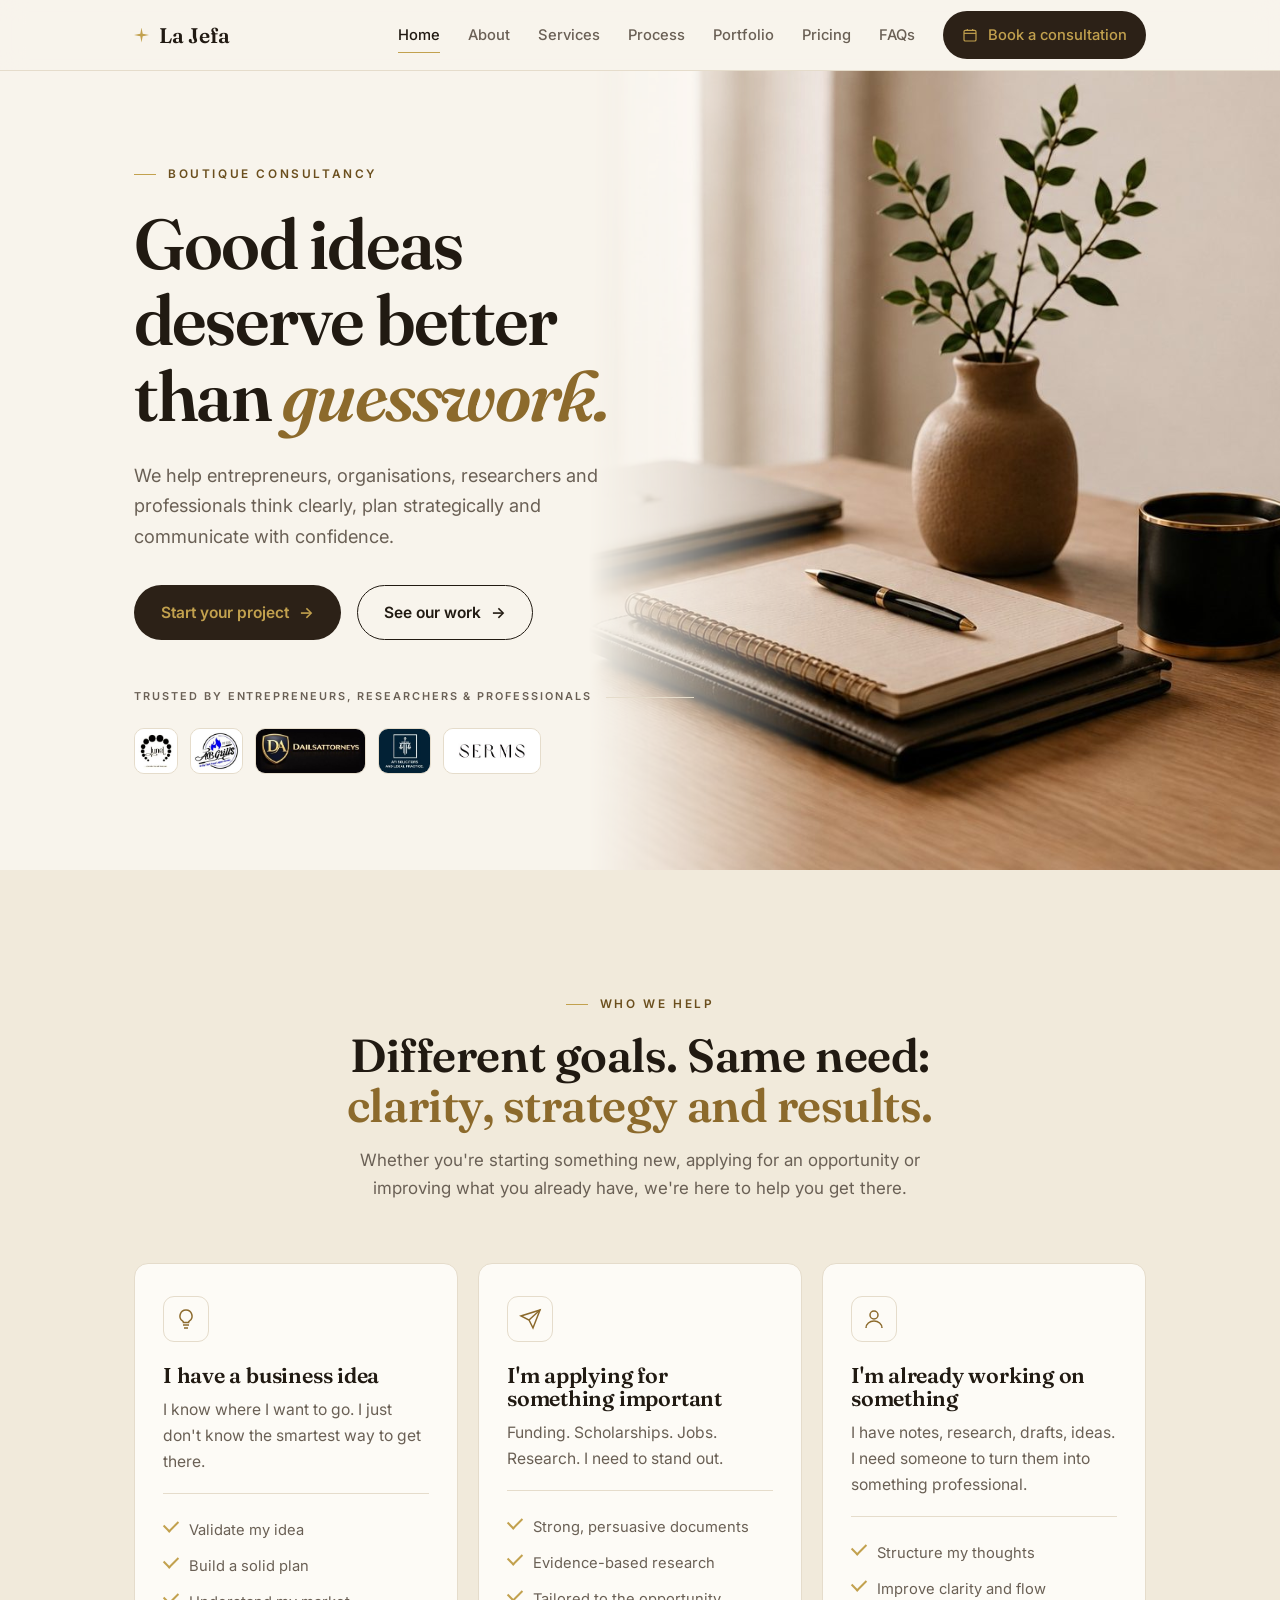
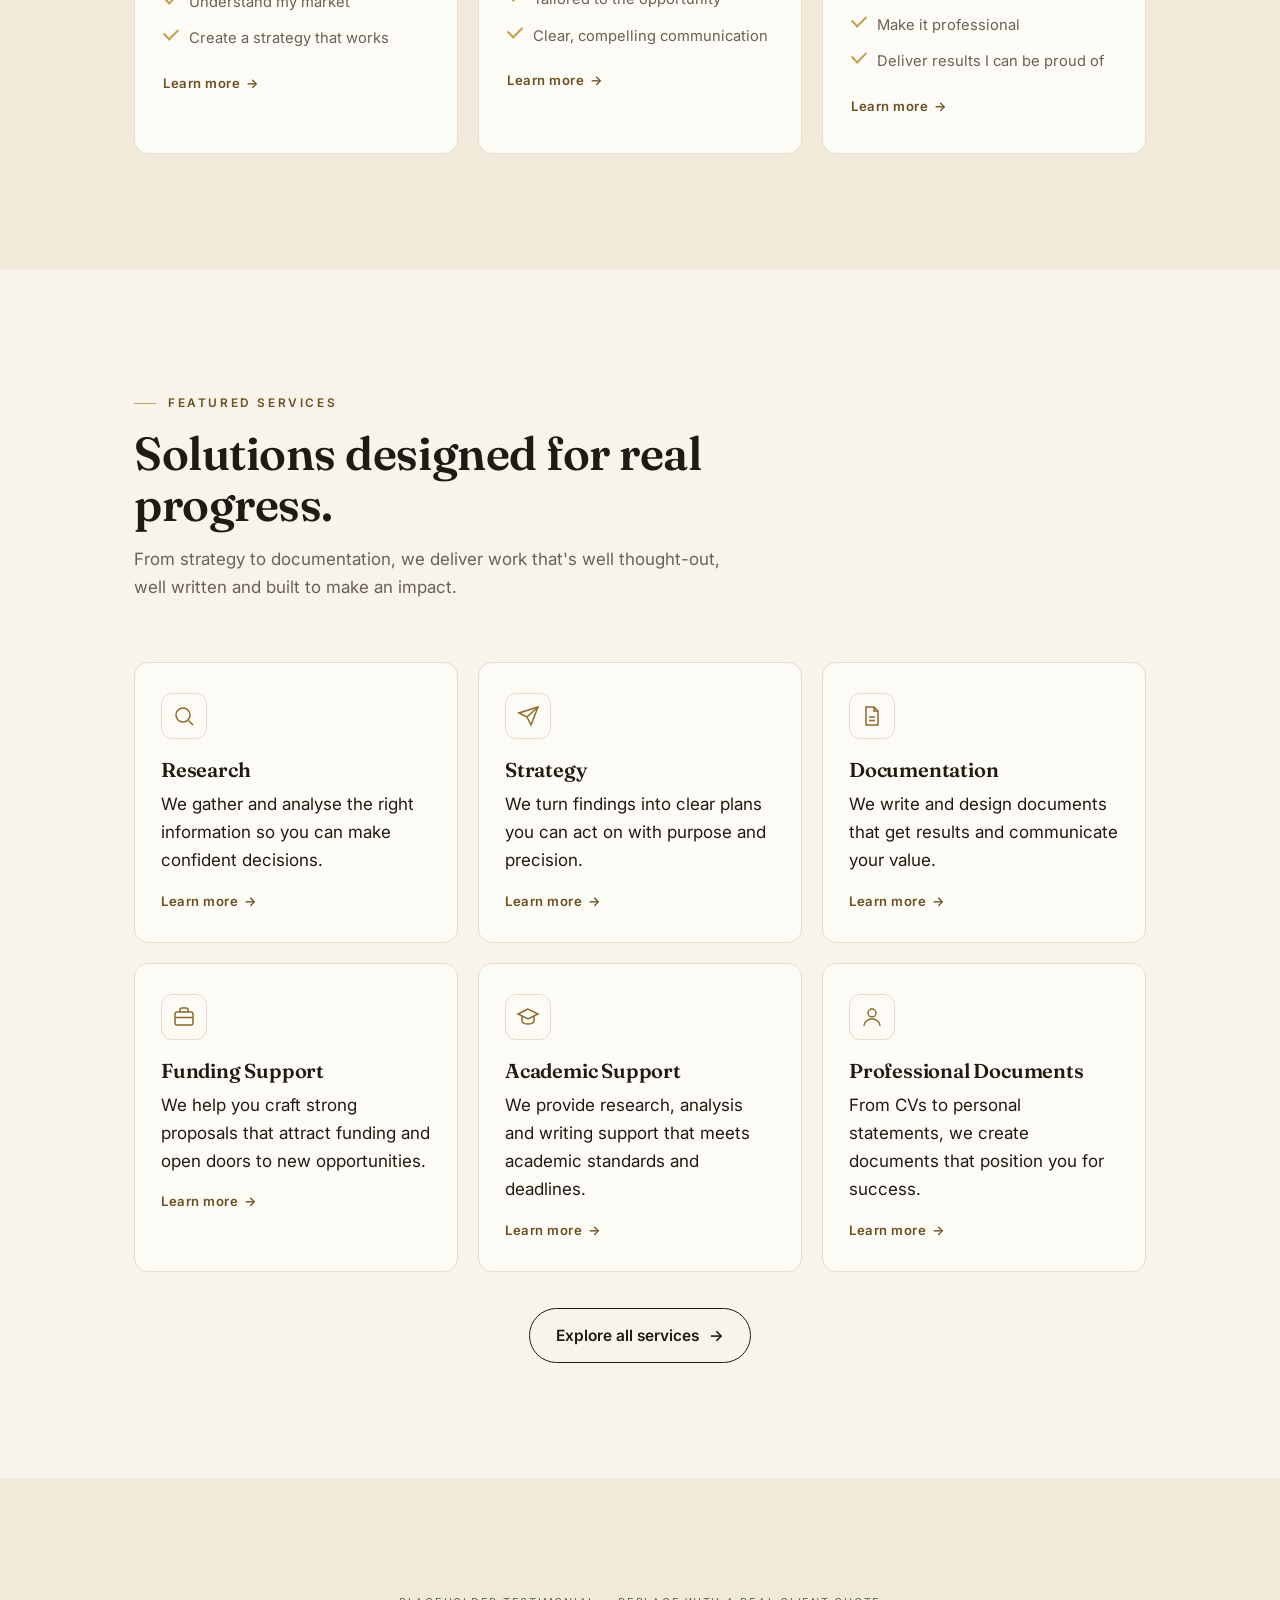
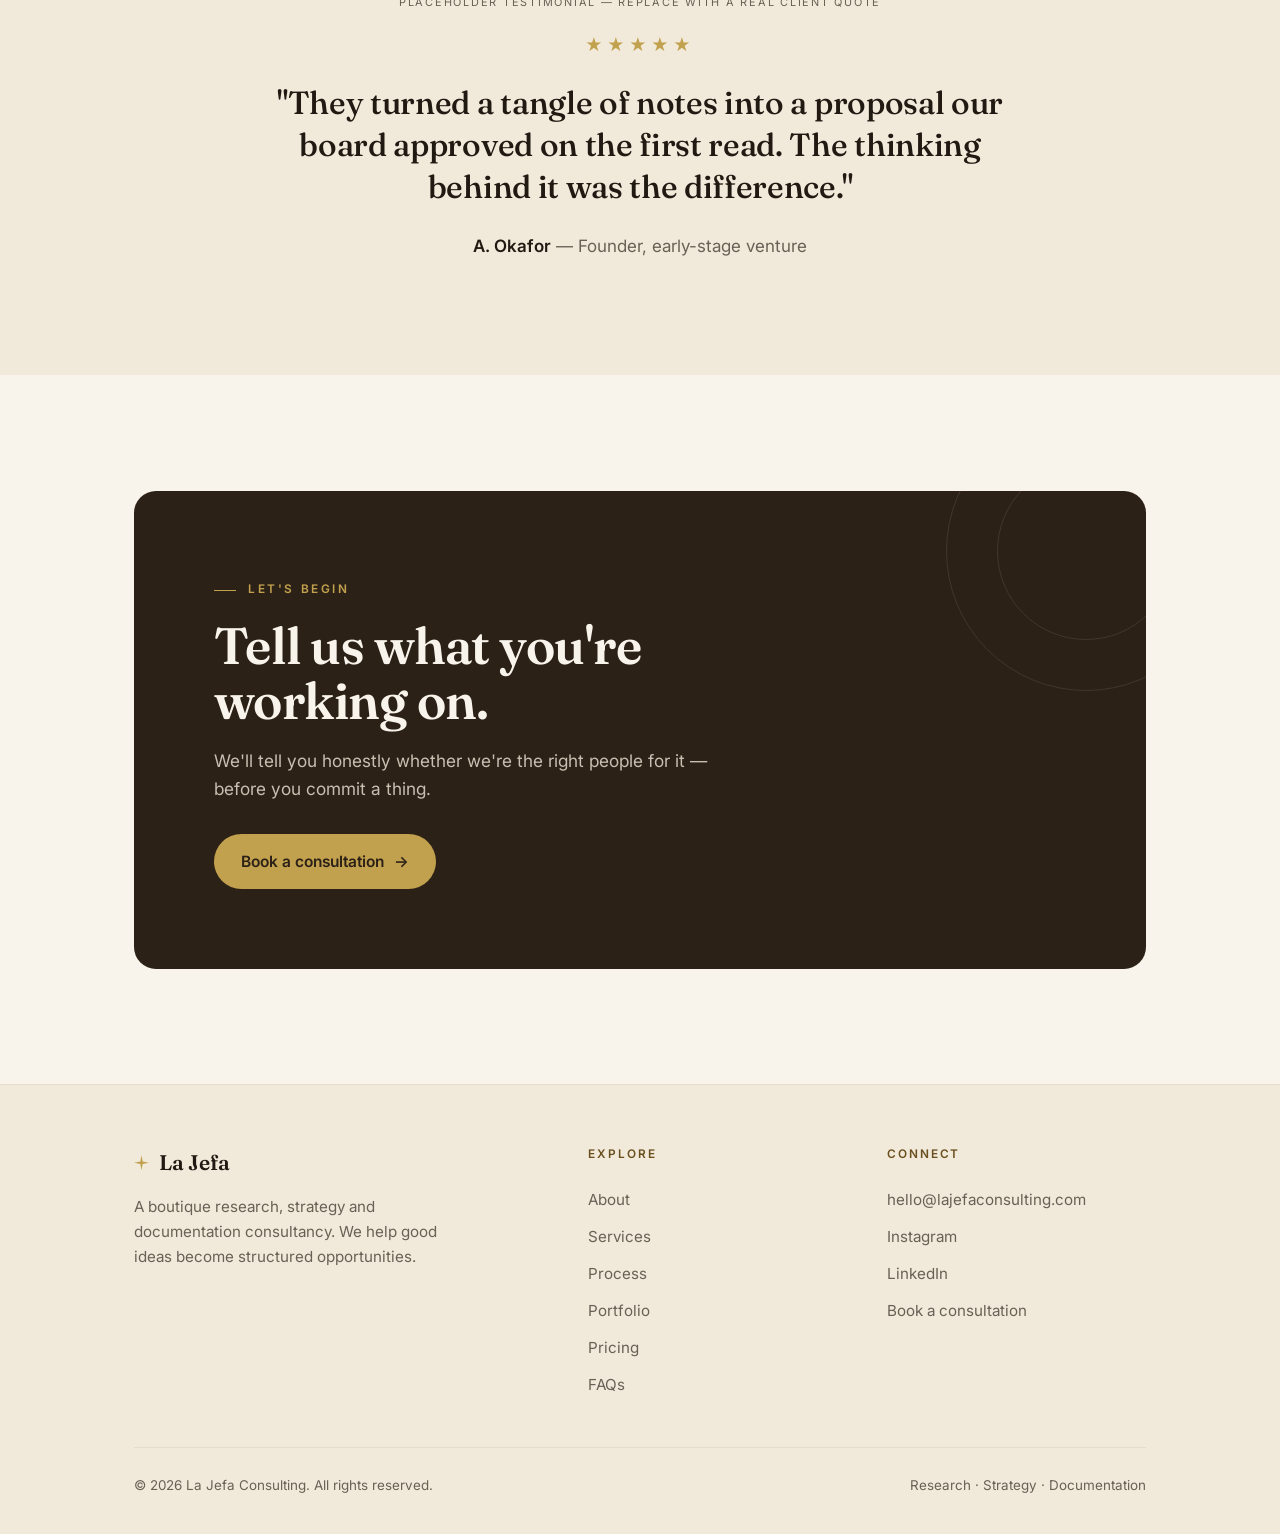
<file: index.html>
<!DOCTYPE html>
<html lang="en">
<head>
<meta charset="UTF-8" />
<meta name="viewport" content="width=device-width, initial-scale=1.0" />
<title>La Jefa Consulting — Research, Strategy &amp; Professional Documentation</title>
<meta name="description" content="La Jefa Consulting is a boutique research, strategy and documentation consultancy. We help entrepreneurs, organisations and institutions turn ideas into structured opportunities." />
<link rel="preconnect" href="https://fonts.googleapis.com">
<link rel="preconnect" href="https://fonts.gstatic.com" crossorigin>
<link href="https://fonts.googleapis.com/css2?family=Fraunces:opsz,wght@9..144,400;9..144,500;9..144,600;9..144,700&family=Inter:wght@400;500;600&display=swap" rel="stylesheet">
<link rel="stylesheet" href="styles.css">
</head>
<body>

<header>
  <div class="container nav">
    <a class="brand" href="index.html"><span class="mark"></span>La Jefa</a>
    <nav class="nav-links" aria-label="Primary">
      <a href="index.html" class="current">Home</a>
      <a href="about.html">About</a>
      <a href="services.html">Services</a>
      <a href="process.html">Process</a>
      <a href="portfolio.html">Portfolio</a>
      <a href="pricing.html">Pricing</a>
      <a href="faqs.html">FAQs</a>
      <a class="btn btn-primary" href="contact.html"><svg class="cal" viewBox="0 0 24 24" fill="none" stroke="currentColor" stroke-width="1.8"><rect x="3" y="5" width="18" height="16" rx="2"/><line x1="3" y1="9.5" x2="21" y2="9.5"/><line x1="8" y1="3" x2="8" y2="6"/><line x1="16" y1="3" x2="16" y2="6"/></svg> Book a consultation</a>
    </nav>
    <button class="menu-btn" id="menuBtn" aria-label="Open menu" aria-expanded="false"><span></span></button>
  </div>
  <div class="mobile-menu" id="mobileMenu">
    <a href="index.html">Home</a><a href="about.html">About</a><a href="services.html">Services</a><a href="process.html">Process</a><a href="portfolio.html">Portfolio</a><a href="pricing.html">Pricing</a><a href="faqs.html">FAQs</a><a href="contact.html">Contact</a>
    <a class="btn btn-primary" href="contact.html">Book a consultation</a>
  </div>
</header>

<!-- HERO -->
<section class="hero">
  <div class="container">
    <div class="hero-text">
      <span class="eyebrow">Boutique consultancy</span>
      <h1>Good ideas deserve better than <em>guesswork.</em></h1>
      <p class="lead">We help entrepreneurs, organisations, researchers and professionals think clearly, plan strategically and communicate with confidence.</p>
      <div class="btn-row">
        <a class="btn btn-primary" href="contact.html">Start your project <span class="ar">→</span></a>
        <a class="btn btn-outline" href="portfolio.html">See our work <span class="ar">→</span></a>
      </div>
      <div class="trusted">
        <div class="tlabel">Trusted by entrepreneurs, researchers &amp; professionals</div>
        <div class="trusted-logos">
          <span class="tlogo-tile"><img src="[data-uri]" alt="Junel" loading="lazy" onerror="this.style.display='none';this.nextElementSibling.style.display='inline'"><span class="txt" style="display:none">Junel</span></span>
          <span class="tlogo-tile"><img src="[data-uri]" alt="AB Grills" loading="lazy" onerror="this.style.display='none';this.nextElementSibling.style.display='inline'"><span class="txt" style="display:none">AB Grills</span></span>
          <span class="tlogo-tile"><img src="[data-uri]" alt="Dailsattorneys" loading="lazy" onerror="this.style.display='none';this.nextElementSibling.style.display='inline'"><span class="txt" style="display:none">Dailsattorneys</span></span>
          <span class="tlogo-tile"><img src="[data-uri]" alt="AFI Solicitors and Legal Practice" loading="lazy" onerror="this.style.display='none';this.nextElementSibling.style.display='inline'"><span class="txt" style="display:none">AFI Solicitors</span></span>
          <span class="tlogo-tile"><img src="[data-uri]" alt="SERMS" loading="lazy" onerror="this.style.display='none';this.nextElementSibling.style.display='inline'"><span class="txt" style="display:none">SERMS</span></span>
        </div>
      </div>
    </div>
  </div>
  <div class="hero-media" aria-hidden="true" style="background-image:url('[data-uri]')"></div>
</section>

<!-- WHO WE HELP -->
<section class="section alt">
  <div class="container">
    <div class="head rv center">
      <span class="eyebrow">Who we help</span>
      <h2>Different goals. Same need:<br><span style="color:var(--mustard)">clarity, strategy and results.</span></h2>
      <p>Whether you're starting something new, applying for an opportunity or improving what you already have, we're here to help you get there.</p>
    </div>
    <div class="pillars">
      <div class="pillar rv">
        <div class="ic"><svg viewBox="0 0 24 24" fill="none" stroke="currentColor" stroke-width="1.5"><path d="M9 18h6"/><path d="M10 21h4"/><path d="M12 3a6 6 0 0 1 3.5 10.9c-.6.4-.9 1-.9 1.6H9.4c0-.6-.3-1.2-.9-1.6A6 6 0 0 1 12 3Z"/></svg></div>
        <h3>I have a business idea</h3>
        <p>I know where I want to go. I just don't know the smartest way to get there.</p>
        <ul class="checks"><li>Validate my idea</li><li>Build a solid plan</li><li>Understand my market</li><li>Create a strategy that works</li></ul>
        <a class="card-link" href="services.html">Learn more <span class="ar">&rarr;</span></a>
      </div>
      <div class="pillar rv">
        <div class="ic"><svg viewBox="0 0 24 24" fill="none" stroke="currentColor" stroke-width="1.5"><path d="M22 3 11 13"/><path d="M22 3 15 21l-4-8-8-4 19-6Z"/></svg></div>
        <h3>I'm applying for something important</h3>
        <p>Funding. Scholarships. Jobs. Research. I need to stand out.</p>
        <ul class="checks"><li>Strong, persuasive documents</li><li>Evidence-based research</li><li>Tailored to the opportunity</li><li>Clear, compelling communication</li></ul>
        <a class="card-link" href="services.html">Learn more <span class="ar">&rarr;</span></a>
      </div>
      <div class="pillar rv">
        <div class="ic"><svg viewBox="0 0 24 24" fill="none" stroke="currentColor" stroke-width="1.5"><circle cx="12" cy="8" r="4"/><path d="M4 21c0-4 3.6-7 8-7s8 3 8 7"/></svg></div>
        <h3>I'm already working on something</h3>
        <p>I have notes, research, drafts, ideas. I need someone to turn them into something professional.</p>
        <ul class="checks"><li>Structure my thoughts</li><li>Improve clarity and flow</li><li>Make it professional</li><li>Deliver results I can be proud of</li></ul>
        <a class="card-link" href="services.html">Learn more <span class="ar">&rarr;</span></a>
      </div>
    </div>
  </div>
</section>

<!-- FEATURED SERVICES -->
<section class="section">
  <div class="container">
    <div class="head rv"><span class="eyebrow">Featured services</span><h2>Solutions designed for real progress.</h2><p>From strategy to documentation, we deliver work that's well thought-out, well written and built to make an impact.</p></div>
    <div class="svc">
      <div class="svc-card rv">
        <div class="ic"><svg viewBox="0 0 24 24" fill="none" stroke="currentColor" stroke-width="1.5"><circle cx="11" cy="11" r="7"/><line x1="16.5" y1="16.5" x2="21" y2="21"/></svg></div>
        <h3>Research</h3>
        <p>We gather and analyse the right information so you can make confident decisions.</p>
        <a class="card-link" href="services.html">Learn more <span class="ar">&rarr;</span></a>
      </div>
      <div class="svc-card rv">
        <div class="ic"><svg viewBox="0 0 24 24" fill="none" stroke="currentColor" stroke-width="1.5"><path d="M22 3 11 13"/><path d="M22 3 15 21l-4-8-8-4 19-6Z"/></svg></div>
        <h3>Strategy</h3>
        <p>We turn findings into clear plans you can act on with purpose and precision.</p>
        <a class="card-link" href="services.html">Learn more <span class="ar">&rarr;</span></a>
      </div>
      <div class="svc-card rv">
        <div class="ic"><svg viewBox="0 0 24 24" fill="none" stroke="currentColor" stroke-width="1.5"><path d="M6 3h8l4 4v14H6Z"/><path d="M14 3v4h4"/><line x1="9" y1="13" x2="15" y2="13"/><line x1="9" y1="16.5" x2="15" y2="16.5"/></svg></div>
        <h3>Documentation</h3>
        <p>We write and design documents that get results and communicate your value.</p>
        <a class="card-link" href="services.html">Learn more <span class="ar">&rarr;</span></a>
      </div>
      <div class="svc-card rv">
        <div class="ic"><svg viewBox="0 0 24 24" fill="none" stroke="currentColor" stroke-width="1.5"><rect x="3" y="7" width="18" height="13" rx="2"/><path d="M8 7V5a2 2 0 0 1 2-2h4a2 2 0 0 1 2 2v2"/><line x1="3" y1="12.5" x2="21" y2="12.5"/></svg></div>
        <h3>Funding Support</h3>
        <p>We help you craft strong proposals that attract funding and open doors to new opportunities.</p>
        <a class="card-link" href="services.html">Learn more <span class="ar">&rarr;</span></a>
      </div>
      <div class="svc-card rv">
        <div class="ic"><svg viewBox="0 0 24 24" fill="none" stroke="currentColor" stroke-width="1.5"><path d="M12 4 2 9l10 5 10-5-10-5Z"/><path d="M6 11v5c0 1.5 2.7 3 6 3s6-1.5 6-3v-5"/></svg></div>
        <h3>Academic Support</h3>
        <p>We provide research, analysis and writing support that meets academic standards and deadlines.</p>
        <a class="card-link" href="services.html">Learn more <span class="ar">&rarr;</span></a>
      </div>
      <div class="svc-card rv">
        <div class="ic"><svg viewBox="0 0 24 24" fill="none" stroke="currentColor" stroke-width="1.5"><circle cx="12" cy="8" r="4"/><path d="M4 21c0-4 3.6-7 8-7s8 3 8 7"/></svg></div>
        <h3>Professional Documents</h3>
        <p>From CVs to personal statements, we create documents that position you for success.</p>
        <a class="card-link" href="services.html">Learn more <span class="ar">&rarr;</span></a>
      </div>
    </div>
    <div class="btn-row rv" style="margin-top:36px;justify-content:center"><a class="btn btn-outline" href="services.html">Explore all services <span class="ar">&rarr;</span></a></div>
  </div>
</section>

<!-- TESTIMONIAL -->
<section class="section alt">
  <div class="container">
    <span class="ph-note rv" style="display:block;text-align:center;margin-bottom:20px">Placeholder testimonial — replace with a real client quote</span>
    <div class="tcarousel rv">
      <div class="stars">★★★★★</div>
      <blockquote>"They turned a tangle of notes into a proposal our board approved on the first read. The thinking behind it was the difference."</blockquote>
      <cite><b>A. Okafor</b> — Founder, early-stage venture</cite>
    </div>
  </div>
</section>

<!-- FINAL CTA -->
<section class="section">
  <div class="container">
    <div class="cta-band rv">
      <span class="glow" aria-hidden="true"></span>
      <span class="eyebrow" style="color:var(--gold)">Let's begin</span>
      <h2 style="margin-top:18px">Tell us what you're working on.</h2>
      <p>We'll tell you honestly whether we're the right people for it — before you commit a thing.</p>
      <div class="btn-row"><a class="btn btn-primary" href="contact.html">Book a consultation <span class="ar">→</span></a></div>
    </div>
  </div>
</section>

<!-- FOOTER -->
<footer>
  <div class="container">
    <div class="foot-grid">
      <div class="foot-brand">
        <a class="brand" href="index.html"><span class="mark"></span>La Jefa</a>
        <p>A boutique research, strategy and documentation consultancy. We help good ideas become structured opportunities.</p>
      </div>
      <div class="foot"><h5>Explore</h5><a href="about.html">About</a><a href="services.html">Services</a><a href="process.html">Process</a><a href="portfolio.html">Portfolio</a><a href="pricing.html">Pricing</a><a href="faqs.html">FAQs</a></div>
      <div class="foot"><h5>Connect</h5><a href="mailto:hello@lajefaconsulting.com">hello@lajefaconsulting.com</a><a href="#" target="_blank" rel="noopener">Instagram</a><a href="#" target="_blank" rel="noopener">LinkedIn</a><a href="contact.html">Book a consultation</a></div>
    </div>
    <div class="foot-bottom">
      <span>© <span id="yr"></span> La Jefa Consulting. All rights reserved.</span>
      <span>Research · Strategy · Documentation</span>
    </div>
  </div>
</footer>

<script src="main.js" defer></script>
</body>
</html>
</file>
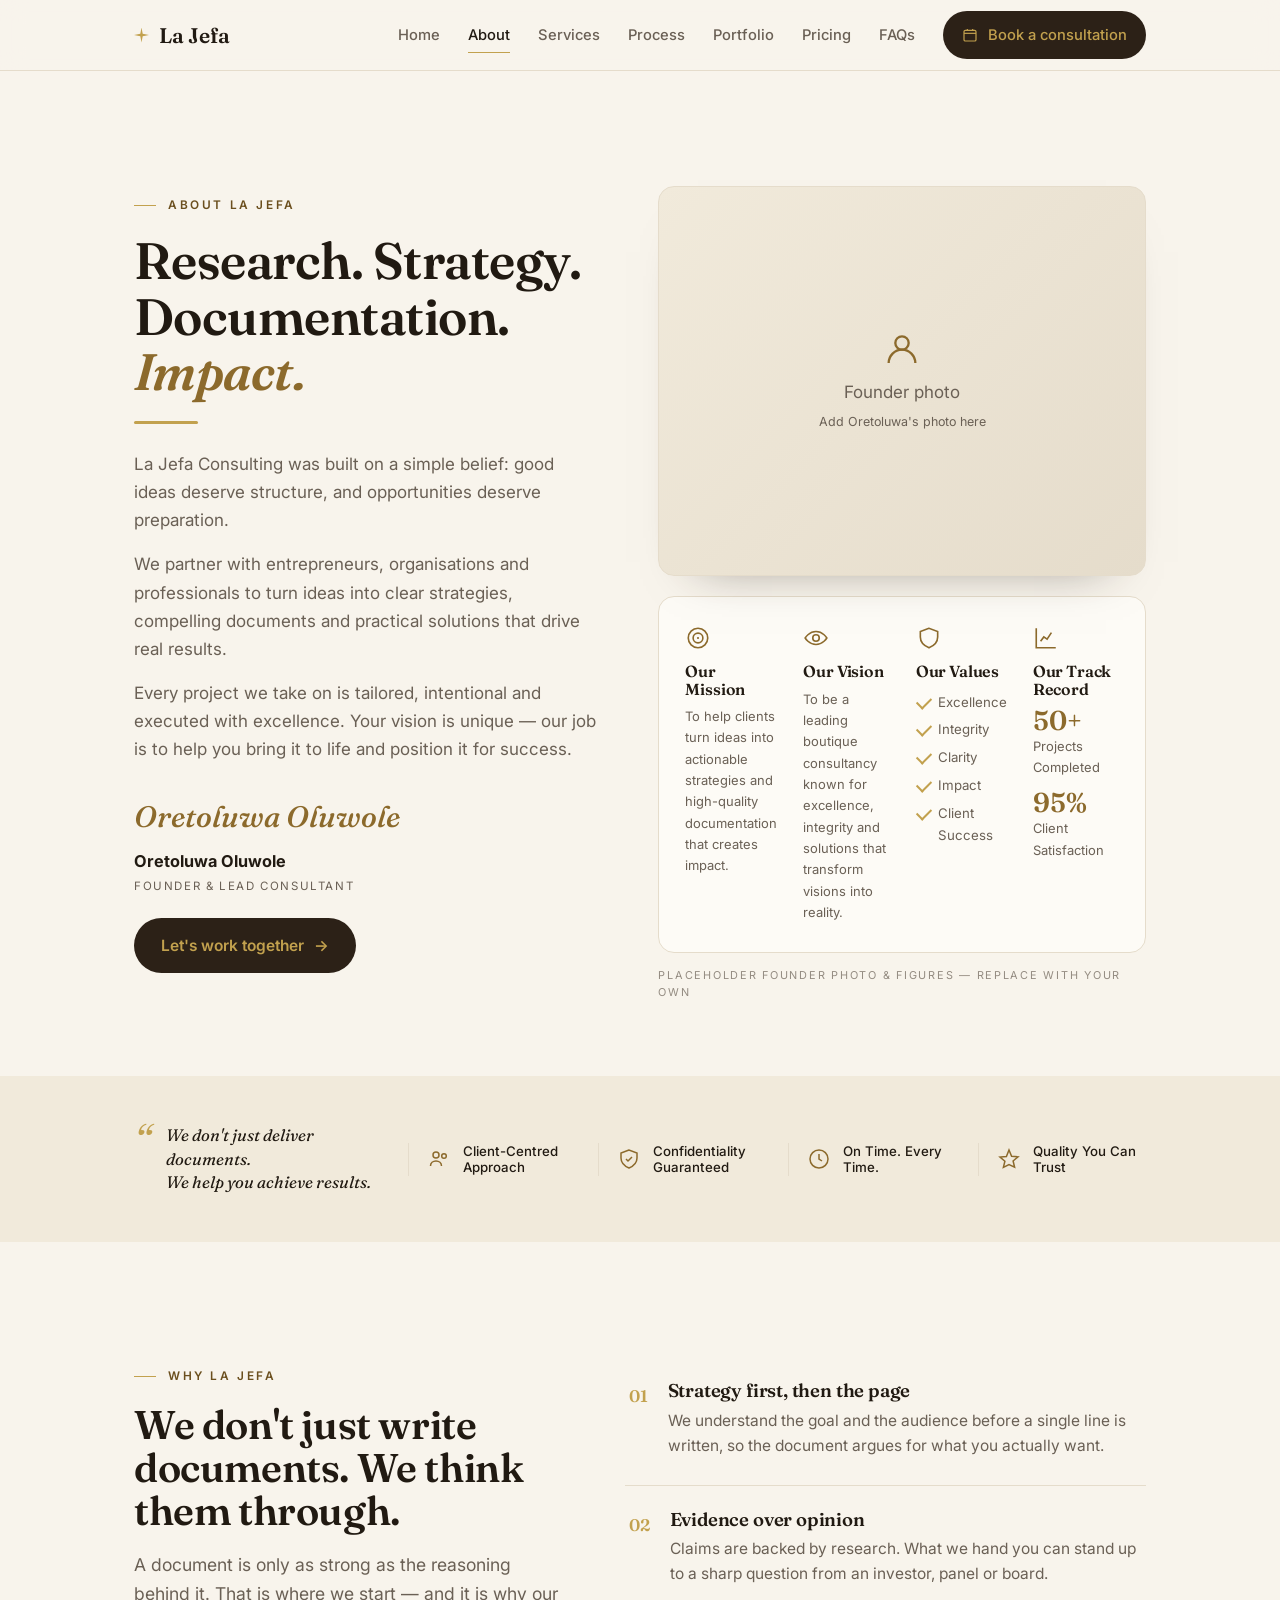
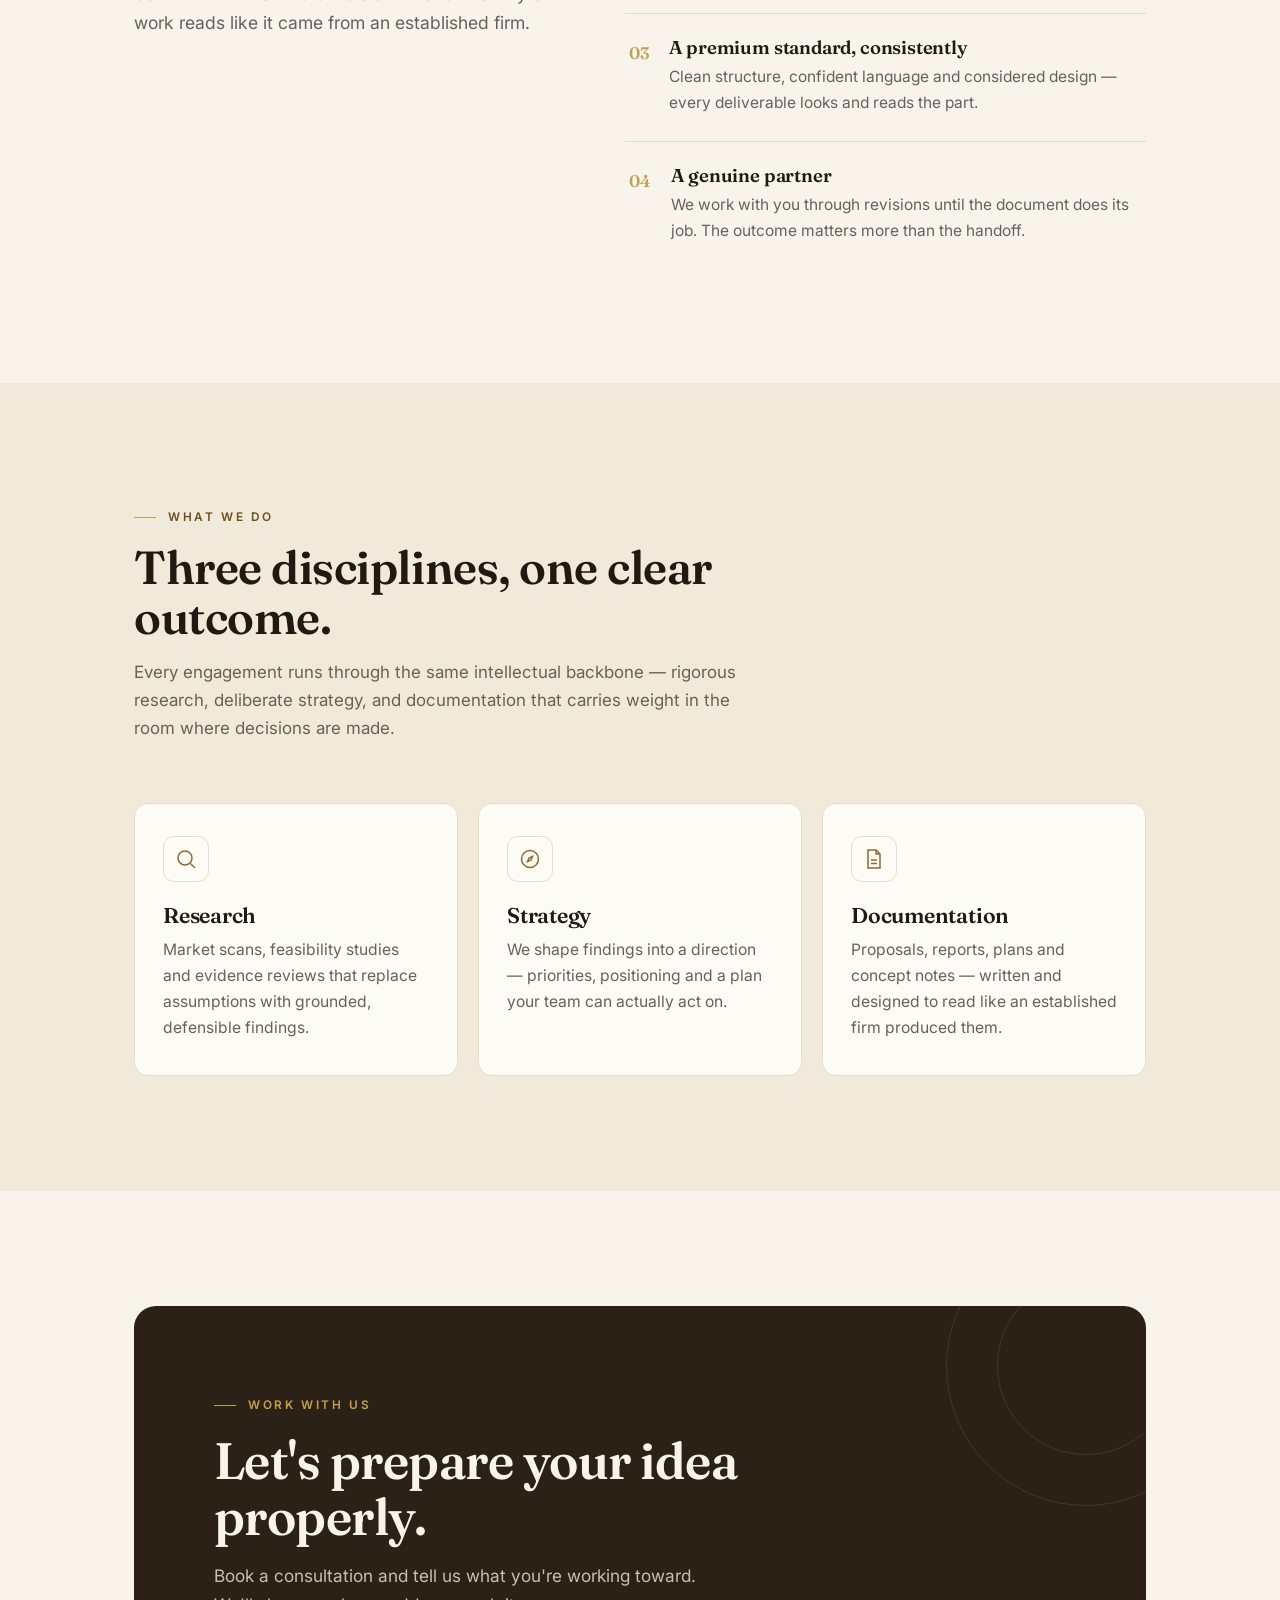
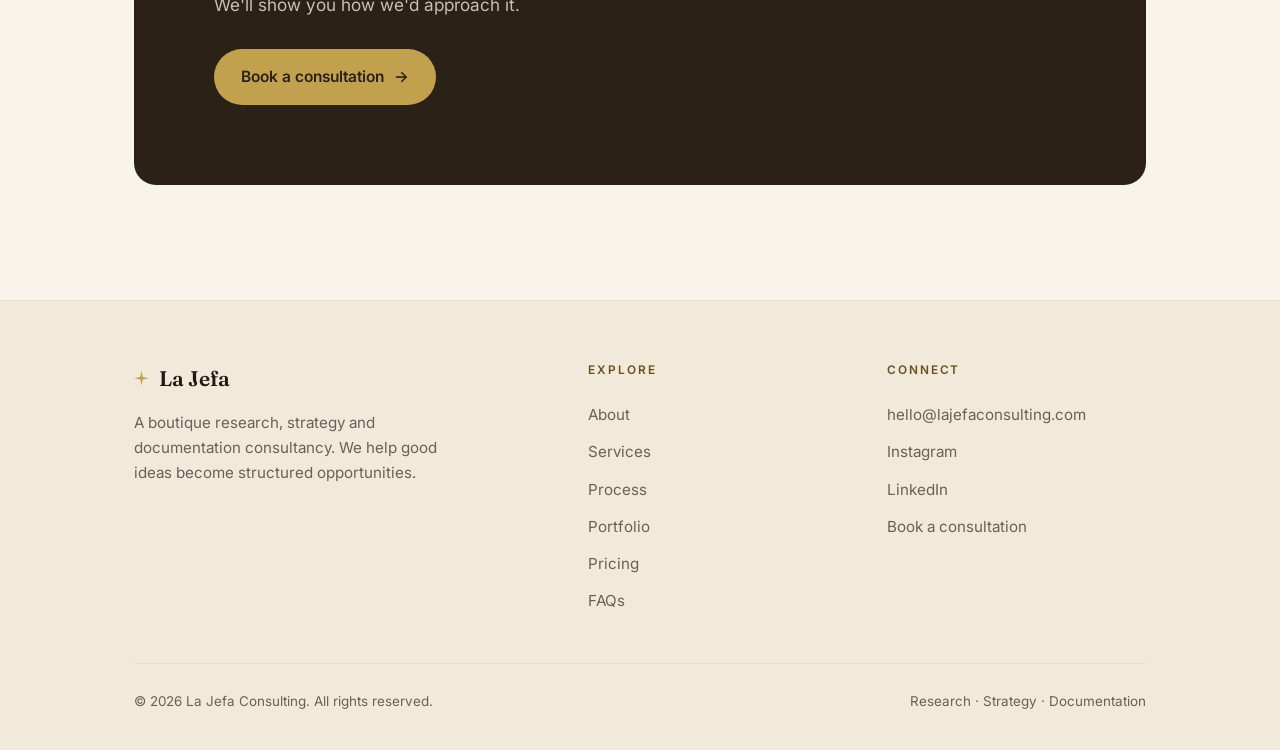
<file: about.html>
<!DOCTYPE html>
<html lang="en">
<head>
<meta charset="UTF-8" />
<meta name="viewport" content="width=device-width, initial-scale=1.0" />
<title>About — La Jefa Consulting</title>
<meta name="description" content="About La Jefa Consulting — our story, mission, vision, values and founder Oretoluwa Oluwole. Research, strategy, documentation, impact." />
<link rel="preconnect" href="https://fonts.googleapis.com">
<link rel="preconnect" href="https://fonts.gstatic.com" crossorigin>
<link href="https://fonts.googleapis.com/css2?family=Fraunces:opsz,wght@9..144,400;9..144,500;9..144,600;9..144,700&family=Inter:wght@400;500;600&display=swap" rel="stylesheet">
<link rel="stylesheet" href="styles.css">
</head>
<body>

<header>
  <div class="container nav">
    <a class="brand" href="index.html"><span class="mark"></span>La Jefa</a>
    <nav class="nav-links" aria-label="Primary">
      <a href="index.html">Home</a>
      <a href="about.html" class="current">About</a>
      <a href="services.html">Services</a>
      <a href="process.html">Process</a>
      <a href="portfolio.html">Portfolio</a>
      <a href="pricing.html">Pricing</a>
      <a href="faqs.html">FAQs</a>
      <a class="btn btn-primary" href="contact.html"><svg class="cal" viewBox="0 0 24 24" fill="none" stroke="currentColor" stroke-width="1.8"><rect x="3" y="5" width="18" height="16" rx="2"/><line x1="3" y1="9.5" x2="21" y2="9.5"/><line x1="8" y1="3" x2="8" y2="6"/><line x1="16" y1="3" x2="16" y2="6"/></svg> Book a consultation</a>
    </nav>
    <button class="menu-btn" id="menuBtn" aria-label="Open menu" aria-expanded="false"><span></span></button>
  </div>
  <div class="mobile-menu" id="mobileMenu">
    <a href="index.html">Home</a><a href="about.html">About</a><a href="services.html">Services</a><a href="process.html">Process</a><a href="portfolio.html">Portfolio</a><a href="pricing.html">Pricing</a><a href="faqs.html">FAQs</a><a href="contact.html">Contact</a>
    <a class="btn btn-primary" href="contact.html">Book a consultation</a>
  </div>
</header>

<!-- ABOUT HERO -->
<section class="section" style="padding-bottom:clamp(40px,5vw,56px)">
  <div class="container about-hero">
    <div class="rv">
      <span class="eyebrow">About La Jefa</span>
      <h1 style="margin-top:18px">Research. Strategy. Documentation. <em>Impact.</em></h1>
      <div class="divider"></div>
      <div class="intro">
        <p>La Jefa Consulting was built on a simple belief: good ideas deserve structure, and opportunities deserve preparation.</p>
        <p>We partner with entrepreneurs, organisations and professionals to turn ideas into clear strategies, compelling documents and practical solutions that drive real results.</p>
        <p>Every project we take on is tailored, intentional and executed with excellence. Your vision is unique — our job is to help you bring it to life and position it for success.</p>
      </div>
      <div class="about-sign">Oretoluwa Oluwole</div>
      <div class="about-name">Oretoluwa Oluwole</div>
      <div class="about-role">Founder &amp; Lead Consultant</div>
      <a class="btn btn-primary" href="contact.html">Let's work together <span class="ar">→</span></a>
    </div>

    <div class="rv">
      <div class="about-photo">
        <div class="ph-mark">
          <svg viewBox="0 0 24 24" fill="none" stroke="currentColor" stroke-width="1.4"><circle cx="12" cy="9" r="4"/><path d="M4 21c0-4.4 3.6-8 8-8s8 3.6 8 8"/></svg>
          Founder photo<br><span style="font-size:.78rem">Add Oretoluwa's photo here</span>
        </div>
      </div>

      <div class="stats-panel">
        <div class="stat">
          <div class="sic"><svg viewBox="0 0 24 24" fill="none" stroke="currentColor" stroke-width="1.5"><circle cx="12" cy="12" r="9"/><circle cx="12" cy="12" r="4.5"/><circle cx="12" cy="12" r="1" fill="currentColor" stroke="none"/></svg></div>
          <h4>Our Mission</h4>
          <p>To help clients turn ideas into actionable strategies and high-quality documentation that creates impact.</p>
        </div>
        <div class="stat">
          <div class="sic"><svg viewBox="0 0 24 24" fill="none" stroke="currentColor" stroke-width="1.5"><path d="M2 12s3.5-6 10-6 10 6 10 6-3.5 6-10 6S2 12 2 12Z"/><circle cx="12" cy="12" r="3"/></svg></div>
          <h4>Our Vision</h4>
          <p>To be a leading boutique consultancy known for excellence, integrity and solutions that transform visions into reality.</p>
        </div>
        <div class="stat">
          <div class="sic"><svg viewBox="0 0 24 24" fill="none" stroke="currentColor" stroke-width="1.5"><path d="M12 3 4 6v5c0 4.5 3.3 8 8 10 4.7-2 8-5.5 8-10V6l-8-3Z"/></svg></div>
          <h4>Our Values</h4>
          <ul class="checks"><li>Excellence</li><li>Integrity</li><li>Clarity</li><li>Impact</li><li>Client Success</li></ul>
        </div>
        <div class="stat">
          <div class="sic"><svg viewBox="0 0 24 24" fill="none" stroke="currentColor" stroke-width="1.5"><path d="M3 3v18h18"/><path d="m7 15 3-4 3 2 4-6"/></svg></div>
          <h4>Our Track Record</h4>
          <div class="big">50+</div><p>Projects Completed</p>
          <div class="big sm">95%</div><p>Client Satisfaction</p>
        </div>
      </div>
      <p class="ph-note" style="margin-top:14px">Placeholder founder photo &amp; figures — replace with your own</p>
    </div>
  </div>
</section>

<!-- TRUST BAR -->
<section class="section alt" style="padding-top:clamp(34px,4vw,48px);padding-bottom:clamp(34px,4vw,48px)">
  <div class="container">
    <div class="trustbar rv">
      <div class="tquote">We don't just deliver documents.<br>We help you achieve results.</div>
      <div class="trustitem"><svg viewBox="0 0 24 24" fill="none" stroke="currentColor" stroke-width="1.5"><circle cx="9" cy="8" r="3"/><path d="M3.5 19c0-3 2.5-5 5.5-5s5.5 2 5.5 5"/><circle cx="17" cy="9" r="2.3"/></svg><span>Client-Centred Approach</span></div>
      <div class="trustitem"><svg viewBox="0 0 24 24" fill="none" stroke="currentColor" stroke-width="1.5"><path d="M12 3 4 6v5c0 4.5 3.3 8 8 10 4.7-2 8-5.5 8-10V6l-8-3Z"/><path d="m9 12 2 2 4-4"/></svg><span>Confidentiality Guaranteed</span></div>
      <div class="trustitem"><svg viewBox="0 0 24 24" fill="none" stroke="currentColor" stroke-width="1.5"><circle cx="12" cy="12" r="9"/><path d="M12 7v5l3 2"/></svg><span>On Time. Every Time.</span></div>
      <div class="trustitem"><svg viewBox="0 0 24 24" fill="none" stroke="currentColor" stroke-width="1.5"><path d="m12 3 2.6 6.3 6.4.5-4.9 4.2 1.5 6.2L12 17.6 6.4 20.4l1.5-6.2L3 10l6.4-.5L12 3Z"/></svg><span>Quality You Can Trust</span></div>
    </div>
  </div>
</section>

<!-- WHY LE'EFA -->
<section class="section">
  <div class="container why">
    <div class="rv">
      <span class="eyebrow">Why La Jefa</span>
      <h2 style="font-size:clamp(1.8rem,3.6vw,2.5rem);margin-top:16px">We don't just write documents. We think them through.</h2>
      <p class="lead" style="margin-top:18px">A document is only as strong as the reasoning behind it. That is where we start — and it is why our work reads like it came from an established firm.</p>
    </div>
    <div class="why-list rv">
      <div class="why-item"><span class="n">01</span><div><h4>Strategy first, then the page</h4><p>We understand the goal and the audience before a single line is written, so the document argues for what you actually want.</p></div></div>
      <div class="why-item"><span class="n">02</span><div><h4>Evidence over opinion</h4><p>Claims are backed by research. What we hand you can stand up to a sharp question from an investor, panel or board.</p></div></div>
      <div class="why-item"><span class="n">03</span><div><h4>A premium standard, consistently</h4><p>Clean structure, confident language and considered design — every deliverable looks and reads the part.</p></div></div>
      <div class="why-item"><span class="n">04</span><div><h4>A genuine partner</h4><p>We work with you through revisions until the document does its job. The outcome matters more than the handoff.</p></div></div>
    </div>
  </div>
</section>

<!-- THREE DISCIPLINES -->
<section class="section alt">
  <div class="container">
    <div class="head rv"><span class="eyebrow">What we do</span><h2>Three disciplines, one clear outcome.</h2><p>Every engagement runs through the same intellectual backbone — rigorous research, deliberate strategy, and documentation that carries weight in the room where decisions are made.</p></div>
    <div class="pillars">
      <div class="pillar rv">
        <div class="ic"><svg viewBox="0 0 24 24" fill="none" stroke="currentColor" stroke-width="1.5"><circle cx="11" cy="11" r="7"/><line x1="16.5" y1="16.5" x2="21" y2="21"/></svg></div>
        <h3>Research</h3>
        <p>Market scans, feasibility studies and evidence reviews that replace assumptions with grounded, defensible findings.</p>
      </div>
      <div class="pillar rv">
        <div class="ic"><svg viewBox="0 0 24 24" fill="none" stroke="currentColor" stroke-width="1.5"><circle cx="12" cy="12" r="8.5"/><path d="M14.5 9.5 11 11l-1.5 3.5 3.5-1.5L14.5 9.5Z"/></svg></div>
        <h3>Strategy</h3>
        <p>We shape findings into a direction — priorities, positioning and a plan your team can actually act on.</p>
      </div>
      <div class="pillar rv">
        <div class="ic"><svg viewBox="0 0 24 24" fill="none" stroke="currentColor" stroke-width="1.5"><path d="M6 3h8l4 4v14H6Z"/><path d="M14 3v4h4"/><line x1="9" y1="13" x2="15" y2="13"/><line x1="9" y1="16.5" x2="15" y2="16.5"/></svg></div>
        <h3>Documentation</h3>
        <p>Proposals, reports, plans and concept notes — written and designed to read like an established firm produced them.</p>
      </div>
    </div>
  </div>
</section>

<!-- CTA -->
<section class="section">
  <div class="container">
    <div class="cta-band rv">
      <span class="glow" aria-hidden="true"></span>
      <span class="eyebrow" style="color:var(--gold)">Work with us</span>
      <h2 style="margin-top:18px">Let's prepare your idea properly.</h2>
      <p>Book a consultation and tell us what you're working toward. We'll show you how we'd approach it.</p>
      <div class="btn-row"><a class="btn btn-primary" href="contact.html">Book a consultation <span class="ar">→</span></a></div>
    </div>
  </div>
</section>

<footer>
  <div class="container">
    <div class="foot-grid">
      <div class="foot-brand"><a class="brand" href="index.html"><span class="mark"></span>La Jefa</a><p>A boutique research, strategy and documentation consultancy. We help good ideas become structured opportunities.</p></div>
      <div class="foot"><h5>Explore</h5><a href="about.html">About</a><a href="services.html">Services</a><a href="process.html">Process</a><a href="portfolio.html">Portfolio</a><a href="pricing.html">Pricing</a><a href="faqs.html">FAQs</a></div>
      <div class="foot"><h5>Connect</h5><a href="mailto:hello@lajefaconsulting.com">hello@lajefaconsulting.com</a><a href="#" target="_blank" rel="noopener">Instagram</a><a href="#" target="_blank" rel="noopener">LinkedIn</a><a href="contact.html">Book a consultation</a></div>
    </div>
    <div class="foot-bottom"><span>© <span id="yr"></span> La Jefa Consulting. All rights reserved.</span><span>Research · Strategy · Documentation</span></div>
  </div>
</footer>

<script src="main.js" defer></script>
</body>
</html>
</file>
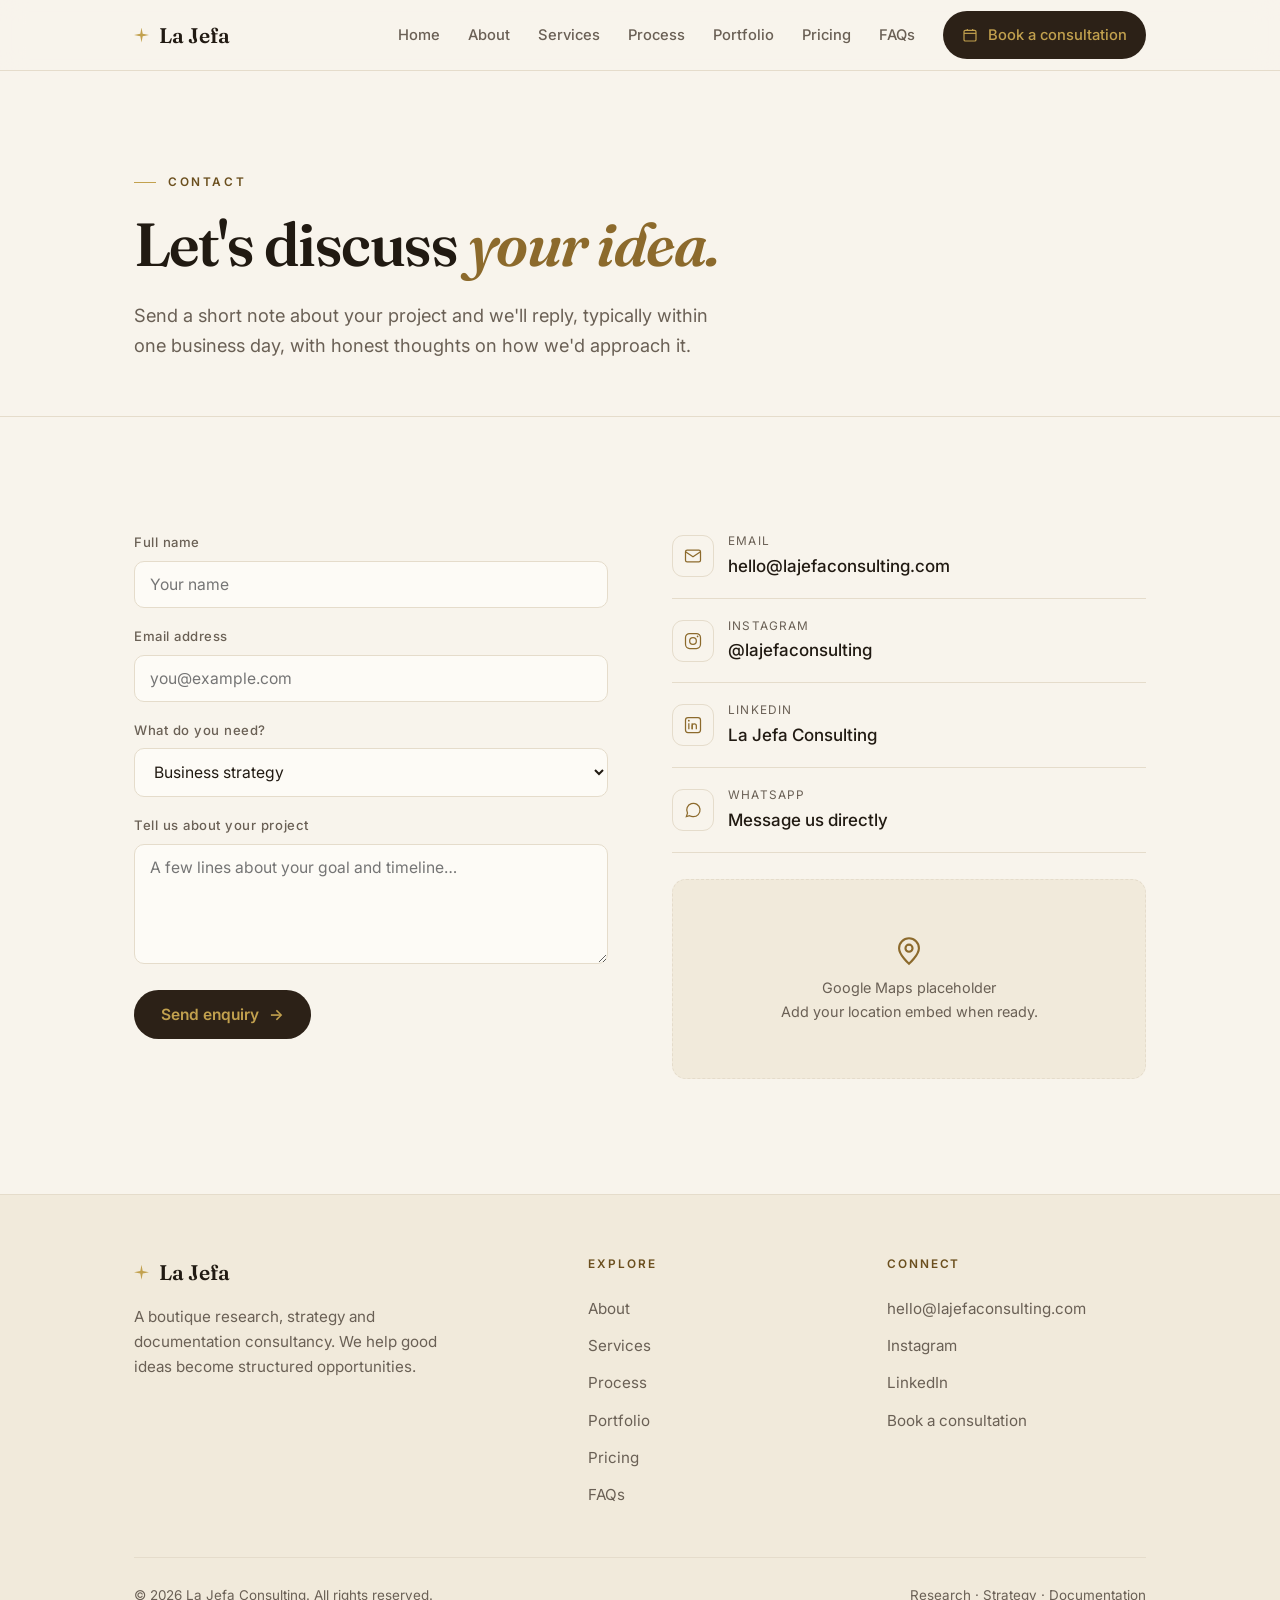
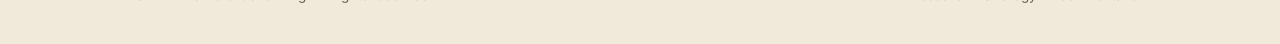
<file: contact.html>
<!DOCTYPE html>
<html lang="en">
<head>
<meta charset="UTF-8" />
<meta name="viewport" content="width=device-width, initial-scale=1.0" />
<title>Contact — La Jefa Consulting</title>
<meta name="description" content="Book a consultation with La Jefa Consulting. Send an enquiry, or reach us by email, Instagram, LinkedIn or WhatsApp." />
<link rel="preconnect" href="https://fonts.googleapis.com">
<link rel="preconnect" href="https://fonts.gstatic.com" crossorigin>
<link href="https://fonts.googleapis.com/css2?family=Fraunces:opsz,wght@9..144,400;9..144,500;9..144,600;9..144,700&family=Inter:wght@400;500;600&display=swap" rel="stylesheet">
<link rel="stylesheet" href="styles.css">
</head>
<body>

<header>
  <div class="container nav">
    <a class="brand" href="index.html"><span class="mark"></span>La Jefa</a>
    <nav class="nav-links" aria-label="Primary">
      <a href="index.html">Home</a>
      <a href="about.html">About</a>
      <a href="services.html">Services</a>
      <a href="process.html">Process</a>
      <a href="portfolio.html">Portfolio</a>
      <a href="pricing.html">Pricing</a>
      <a href="faqs.html">FAQs</a>
      <a class="btn btn-primary" href="contact.html"><svg class="cal" viewBox="0 0 24 24" fill="none" stroke="currentColor" stroke-width="1.8"><rect x="3" y="5" width="18" height="16" rx="2"/><line x1="3" y1="9.5" x2="21" y2="9.5"/><line x1="8" y1="3" x2="8" y2="6"/><line x1="16" y1="3" x2="16" y2="6"/></svg> Book a consultation</a>
    </nav>
    <button class="menu-btn" id="menuBtn" aria-label="Open menu" aria-expanded="false"><span></span></button>
  </div>
  <div class="mobile-menu" id="mobileMenu">
    <a href="index.html">Home</a><a href="about.html">About</a><a href="services.html">Services</a><a href="process.html">Process</a><a href="portfolio.html">Portfolio</a><a href="pricing.html">Pricing</a><a href="faqs.html">FAQs</a><a href="contact.html">Contact</a>
    <a class="btn btn-primary" href="contact.html">Book a consultation</a>
  </div>
</header>

<section class="page-hero">
  <div class="container">
    <span class="eyebrow">Contact</span>
    <h1>Let's discuss <em>your idea.</em></h1>
    <p>Send a short note about your project and we'll reply, typically within one business day, with honest thoughts on how we'd approach it.</p>
  </div>
</section>

<section class="section">
  <div class="container contact-grid">
    <form class="rv" id="contactForm" novalidate>
      <div class="field">
        <label for="name">Full name</label>
        <input id="name" name="name" type="text" autocomplete="name" placeholder="Your name" required>
      </div>
      <div class="field">
        <label for="email">Email address</label>
        <input id="email" name="email" type="email" autocomplete="email" placeholder="you@example.com" required>
      </div>
      <div class="field">
        <label for="service">What do you need?</label>
        <select id="service" name="service">
          <option>Business strategy</option>
          <option>Funding support</option>
          <option>Research</option>
          <option>Academic support</option>
          <option>Career documentation</option>
          <option>Professional documentation</option>
          <option>Not sure yet</option>
        </select>
      </div>
      <div class="field">
        <label for="message">Tell us about your project</label>
        <textarea id="message" name="message" placeholder="A few lines about your goal and timeline…" required></textarea>
      </div>
      <button class="btn btn-primary" type="submit">Send enquiry <span class="ar">→</span></button>
      <p id="formNote" style="font-size:.84rem;color:var(--muted);margin-top:14px"></p>
    </form>

    <div class="rv">
      <div class="contact-info">
        <div class="ci-row">
          <div class="ic"><svg viewBox="0 0 24 24" fill="none" stroke="currentColor" stroke-width="1.5"><rect x="3" y="5" width="18" height="14" rx="2"/><path d="m3 7 9 6 9-6"/></svg></div>
          <div><div class="lbl">Email</div><a href="mailto:hello@lajefaconsulting.com">hello@lajefaconsulting.com</a></div>
        </div>
        <div class="ci-row">
          <div class="ic"><svg viewBox="0 0 24 24" fill="none" stroke="currentColor" stroke-width="1.5"><rect x="3" y="3" width="18" height="18" rx="5"/><circle cx="12" cy="12" r="4"/><circle cx="17.5" cy="6.5" r="1" fill="currentColor" stroke="none"/></svg></div>
          <div><div class="lbl">Instagram</div><a href="#" target="_blank" rel="noopener">@lajefaconsulting</a></div>
        </div>
        <div class="ci-row">
          <div class="ic"><svg viewBox="0 0 24 24" fill="none" stroke="currentColor" stroke-width="1.5"><rect x="3" y="3" width="18" height="18" rx="3"/><line x1="7" y1="10" x2="7" y2="17"/><circle cx="7" cy="6.8" r="1.1" fill="currentColor" stroke="none"/><path d="M11 17v-4a2.5 2.5 0 0 1 5 0v4"/><line x1="11" y1="10" x2="11" y2="17"/></svg></div>
          <div><div class="lbl">LinkedIn</div><a href="#" target="_blank" rel="noopener">La Jefa Consulting</a></div>
        </div>
        <div class="ci-row">
          <div class="ic"><svg viewBox="0 0 24 24" fill="none" stroke="currentColor" stroke-width="1.5"><path d="M4 20l1.4-4.2A8 8 0 1 1 12 20a8 8 0 0 1-4.1-1.1L4 20Z"/></svg></div>
          <div><div class="lbl">WhatsApp</div><a href="#" target="_blank" rel="noopener">Message us directly</a></div>
        </div>
      </div>

      <div class="map-ph" role="img" aria-label="Map location placeholder">
        <svg class="pin" viewBox="0 0 24 24" fill="none" stroke="currentColor" stroke-width="1.5"><path d="M12 21s7-6.2 7-11a7 7 0 1 0-14 0c0 4.8 7 11 7 11Z"/><circle cx="12" cy="10" r="2.5"/></svg>
        <div style="font-size:.9rem">Google Maps placeholder<br>Add your location embed when ready.</div>
      </div>
    </div>
  </div>
</section>

<footer>
  <div class="container">
    <div class="foot-grid">
      <div class="foot-brand"><a class="brand" href="index.html"><span class="mark"></span>La Jefa</a><p>A boutique research, strategy and documentation consultancy. We help good ideas become structured opportunities.</p></div>
      <div class="foot"><h5>Explore</h5><a href="about.html">About</a><a href="services.html">Services</a><a href="process.html">Process</a><a href="portfolio.html">Portfolio</a><a href="pricing.html">Pricing</a><a href="faqs.html">FAQs</a></div>
      <div class="foot"><h5>Connect</h5><a href="mailto:hello@lajefaconsulting.com">hello@lajefaconsulting.com</a><a href="#" target="_blank" rel="noopener">Instagram</a><a href="#" target="_blank" rel="noopener">LinkedIn</a><a href="contact.html">Book a consultation</a></div>
    </div>
    <div class="foot-bottom"><span>© <span id="yr"></span> La Jefa Consulting. All rights reserved.</span><span>Research · Strategy · Documentation</span></div>
  </div>
</footer>

<script src="main.js" defer></script>
</body>
</html>
</file>
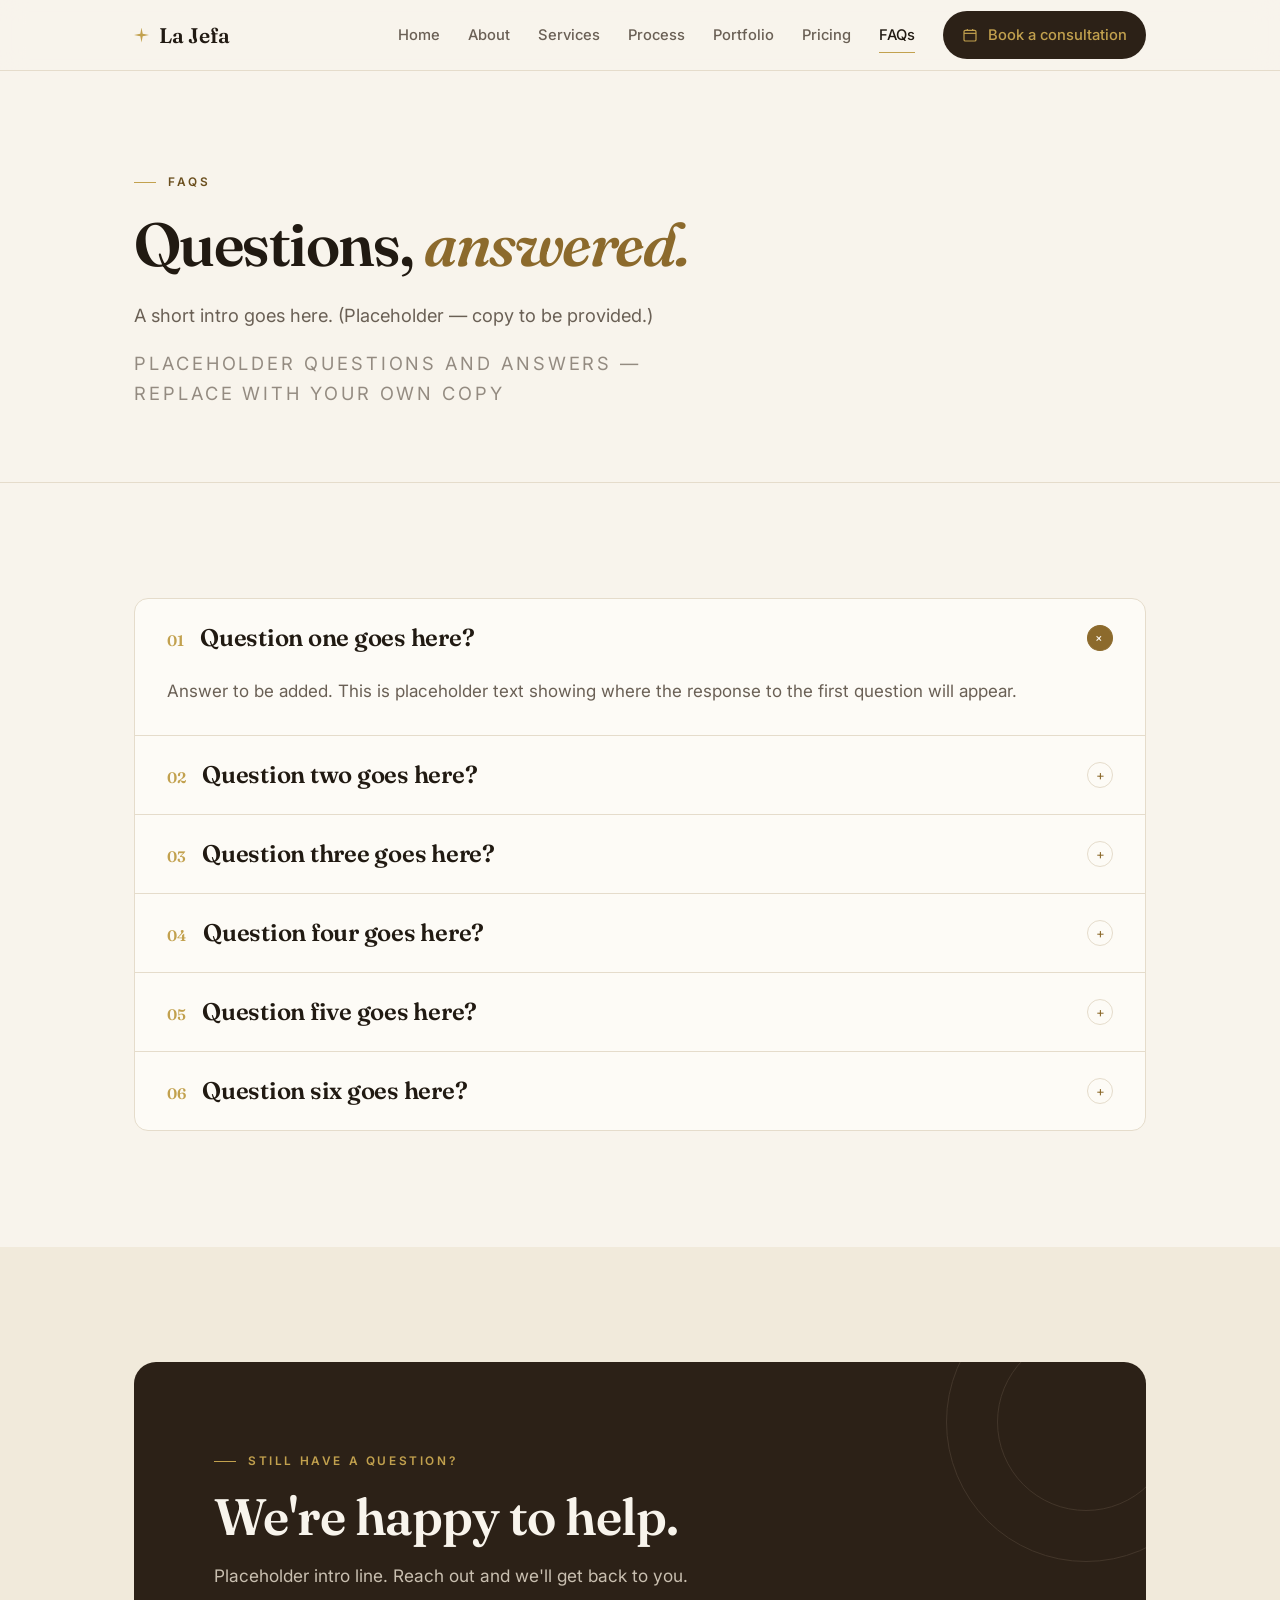
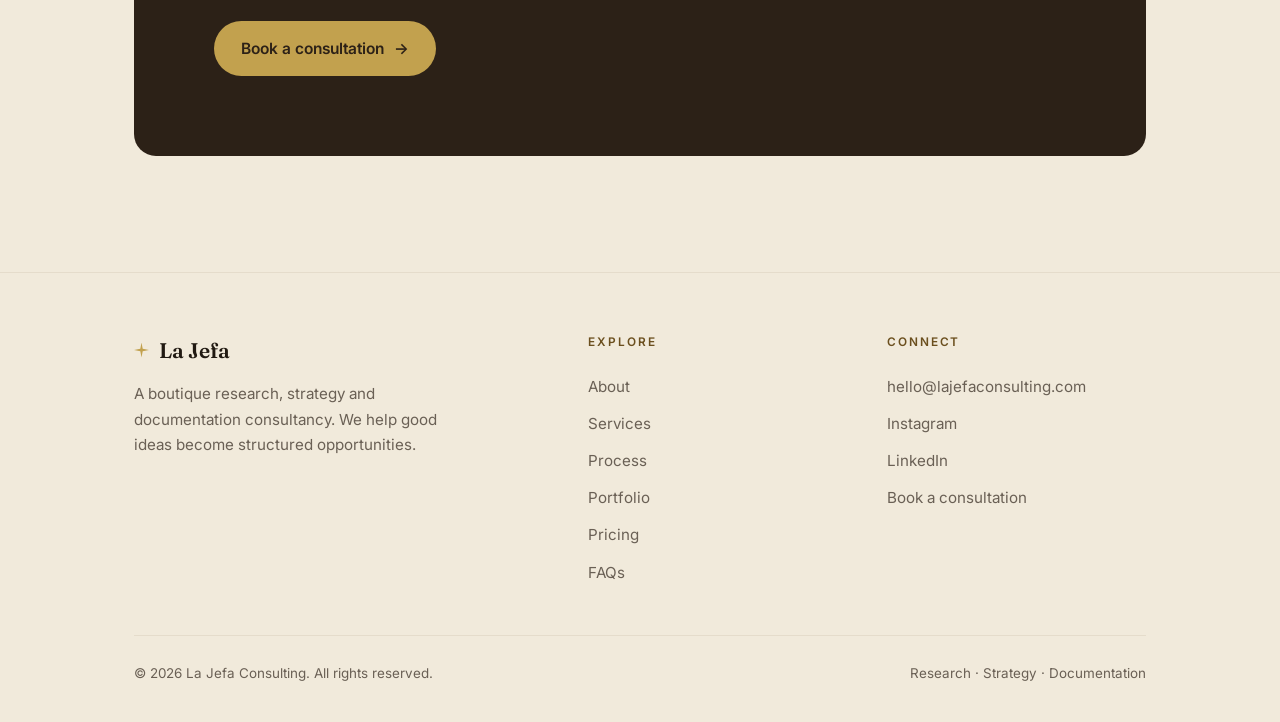
<file: faqs.html>
<!DOCTYPE html>
<html lang="en">
<head>
<meta charset="UTF-8" />
<meta name="viewport" content="width=device-width, initial-scale=1.0" />
<title>FAQs — La Jefa Consulting</title>
<meta name="description" content="Frequently asked questions about working with La Jefa Consulting." />
<link rel="preconnect" href="https://fonts.googleapis.com">
<link rel="preconnect" href="https://fonts.gstatic.com" crossorigin>
<link href="https://fonts.googleapis.com/css2?family=Fraunces:opsz,wght@9..144,400;9..144,500;9..144,600;9..144,700&family=Inter:wght@400;500;600&display=swap" rel="stylesheet">
<link rel="stylesheet" href="styles.css">
</head>
<body>

<header>
  <div class="container nav">
    <a class="brand" href="index.html"><span class="mark"></span>La Jefa</a>
    <nav class="nav-links" aria-label="Primary">
      <a href="index.html">Home</a>
      <a href="about.html">About</a>
      <a href="services.html">Services</a>
      <a href="process.html">Process</a>
      <a href="portfolio.html">Portfolio</a>
      <a href="pricing.html">Pricing</a>
      <a href="faqs.html" class="current">FAQs</a>
      <a class="btn btn-primary" href="contact.html"><svg class="cal" viewBox="0 0 24 24" fill="none" stroke="currentColor" stroke-width="1.8"><rect x="3" y="5" width="18" height="16" rx="2"/><line x1="3" y1="9.5" x2="21" y2="9.5"/><line x1="8" y1="3" x2="8" y2="6"/><line x1="16" y1="3" x2="16" y2="6"/></svg> Book a consultation</a>
    </nav>
    <button class="menu-btn" id="menuBtn" aria-label="Open menu" aria-expanded="false"><span></span></button>
  </div>
  <div class="mobile-menu" id="mobileMenu">
    <a href="index.html">Home</a><a href="about.html">About</a><a href="services.html">Services</a><a href="process.html">Process</a><a href="portfolio.html">Portfolio</a><a href="pricing.html">Pricing</a><a href="faqs.html">FAQs</a><a href="contact.html">Contact</a>
    <a class="btn btn-primary" href="contact.html">Book a consultation</a>
  </div>
</header>

<section class="page-hero">
  <div class="container">
    <span class="eyebrow">FAQs</span>
    <h1>Questions, <em>answered.</em></h1>
    <p>A short intro goes here. (Placeholder — copy to be provided.)</p>
    <p class="ph-note" style="margin-top:18px">Placeholder questions and answers — replace with your own copy</p>
  </div>
</section>

<section class="section">
  <div class="container">
    <div class="acc rv">

      <div class="acc-item open" data-item>
        <button class="acc-head" data-toggle aria-expanded="true">
          <span class="ah-left"><span class="ah-num">01</span><h3>Question one goes here?</h3></span>
          <span class="chev" aria-hidden="true">+</span>
        </button>
        <div class="acc-body"><div class="acc-inner"><div class="acc-content" style="grid-template-columns:1fr">
          <p class="desc">Answer to be added. This is placeholder text showing where the response to the first question will appear.</p>
        </div></div></div>
      </div>

      <div class="acc-item" data-item>
        <button class="acc-head" data-toggle aria-expanded="false">
          <span class="ah-left"><span class="ah-num">02</span><h3>Question two goes here?</h3></span>
          <span class="chev" aria-hidden="true">+</span>
        </button>
        <div class="acc-body"><div class="acc-inner"><div class="acc-content" style="grid-template-columns:1fr">
          <p class="desc">Answer to be added.</p>
        </div></div></div>
      </div>

      <div class="acc-item" data-item>
        <button class="acc-head" data-toggle aria-expanded="false">
          <span class="ah-left"><span class="ah-num">03</span><h3>Question three goes here?</h3></span>
          <span class="chev" aria-hidden="true">+</span>
        </button>
        <div class="acc-body"><div class="acc-inner"><div class="acc-content" style="grid-template-columns:1fr">
          <p class="desc">Answer to be added.</p>
        </div></div></div>
      </div>

      <div class="acc-item" data-item>
        <button class="acc-head" data-toggle aria-expanded="false">
          <span class="ah-left"><span class="ah-num">04</span><h3>Question four goes here?</h3></span>
          <span class="chev" aria-hidden="true">+</span>
        </button>
        <div class="acc-body"><div class="acc-inner"><div class="acc-content" style="grid-template-columns:1fr">
          <p class="desc">Answer to be added.</p>
        </div></div></div>
      </div>

      <div class="acc-item" data-item>
        <button class="acc-head" data-toggle aria-expanded="false">
          <span class="ah-left"><span class="ah-num">05</span><h3>Question five goes here?</h3></span>
          <span class="chev" aria-hidden="true">+</span>
        </button>
        <div class="acc-body"><div class="acc-inner"><div class="acc-content" style="grid-template-columns:1fr">
          <p class="desc">Answer to be added.</p>
        </div></div></div>
      </div>

      <div class="acc-item" data-item>
        <button class="acc-head" data-toggle aria-expanded="false">
          <span class="ah-left"><span class="ah-num">06</span><h3>Question six goes here?</h3></span>
          <span class="chev" aria-hidden="true">+</span>
        </button>
        <div class="acc-body"><div class="acc-inner"><div class="acc-content" style="grid-template-columns:1fr">
          <p class="desc">Answer to be added.</p>
        </div></div></div>
      </div>

    </div>
  </div>
</section>

<section class="section alt">
  <div class="container">
    <div class="cta-band rv">
      <span class="glow" aria-hidden="true"></span>
      <span class="eyebrow" style="color:var(--gold)">Still have a question?</span>
      <h2 style="margin-top:18px">We're happy to help.</h2>
      <p>Placeholder intro line. Reach out and we'll get back to you.</p>
      <div class="btn-row"><a class="btn btn-primary" href="contact.html">Book a consultation <span class="ar">→</span></a></div>
    </div>
  </div>
</section>

<footer>
  <div class="container">
    <div class="foot-grid">
      <div class="foot-brand"><a class="brand" href="index.html"><span class="mark"></span>La Jefa</a><p>A boutique research, strategy and documentation consultancy. We help good ideas become structured opportunities.</p></div>
      <div class="foot"><h5>Explore</h5><a href="about.html">About</a><a href="services.html">Services</a><a href="process.html">Process</a><a href="portfolio.html">Portfolio</a><a href="pricing.html">Pricing</a><a href="faqs.html">FAQs</a></div>
      <div class="foot"><h5>Connect</h5><a href="mailto:hello@lajefaconsulting.com">hello@lajefaconsulting.com</a><a href="#" target="_blank" rel="noopener">Instagram</a><a href="#" target="_blank" rel="noopener">LinkedIn</a><a href="contact.html">Book a consultation</a></div>
    </div>
    <div class="foot-bottom"><span>© <span id="yr"></span> La Jefa Consulting. All rights reserved.</span><span>Research · Strategy · Documentation</span></div>
  </div>
</footer>

<script src="main.js" defer></script>
</body>
</html>
</file>
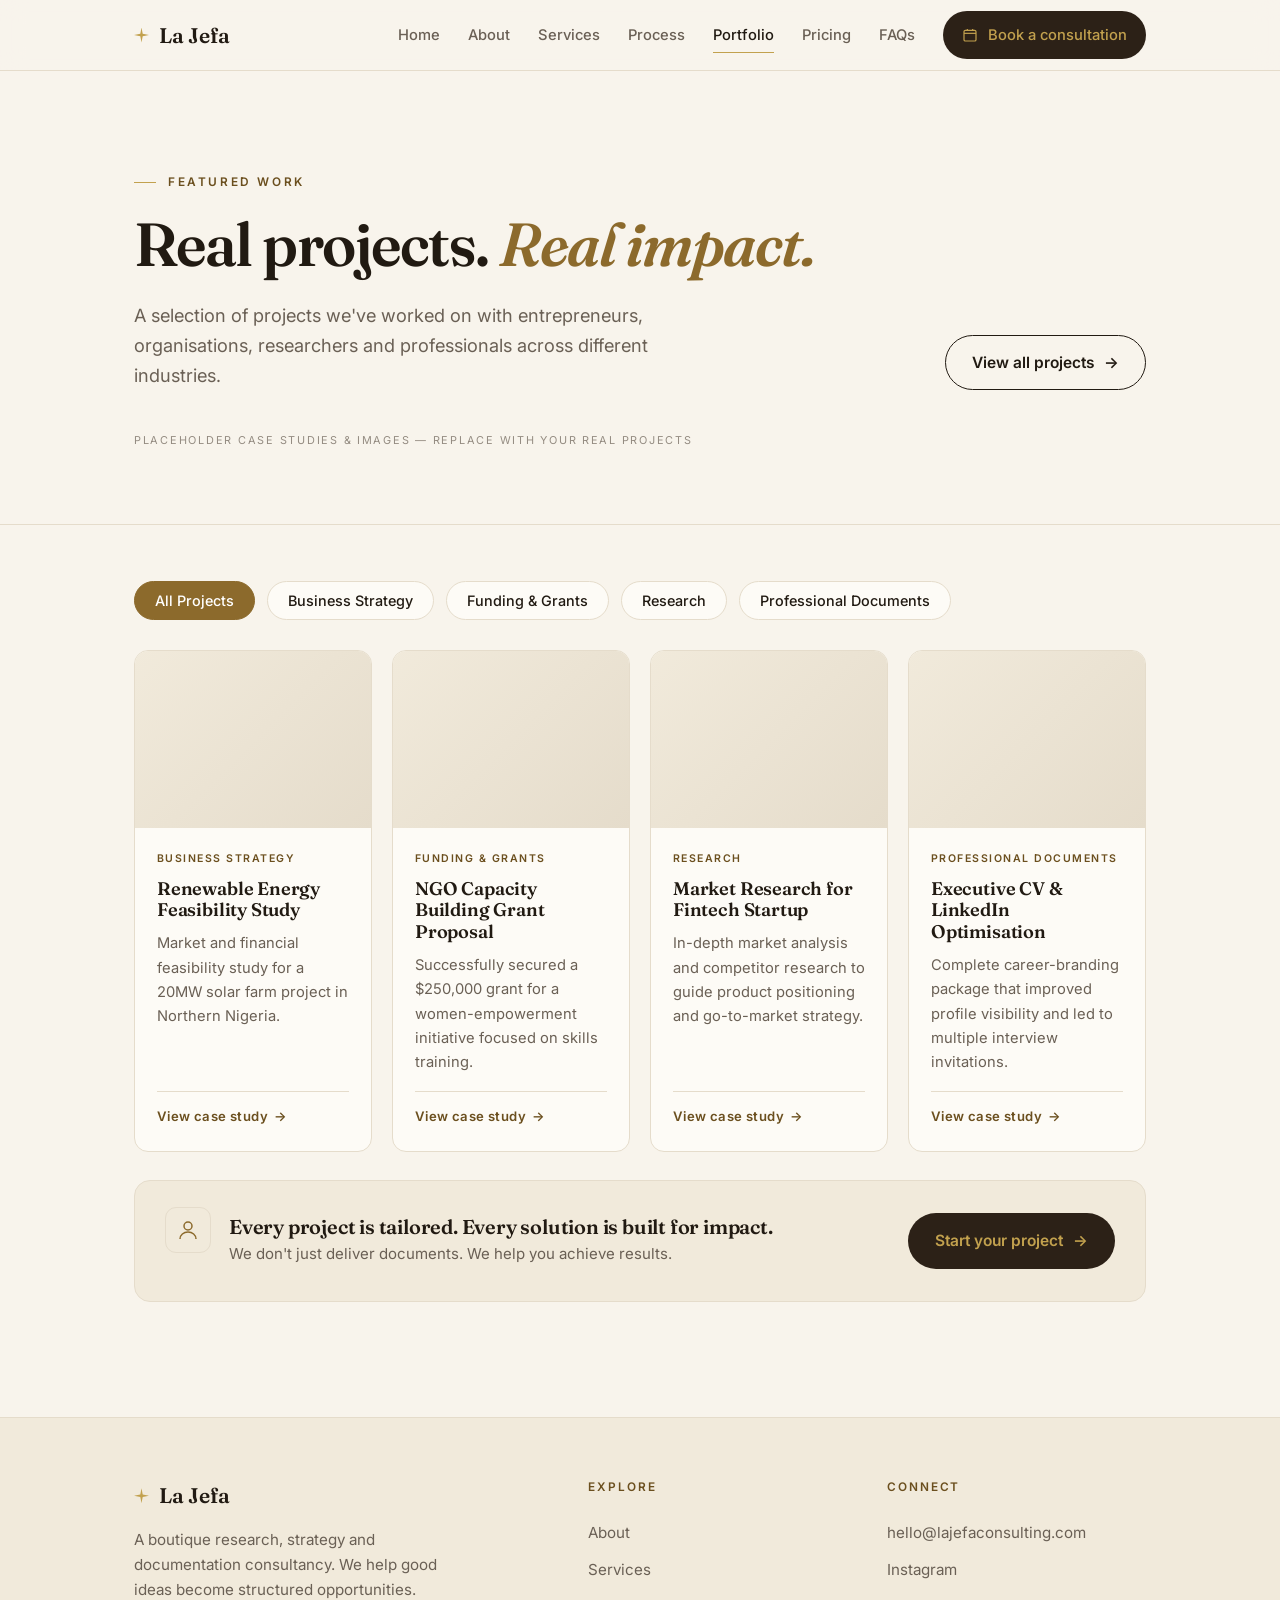
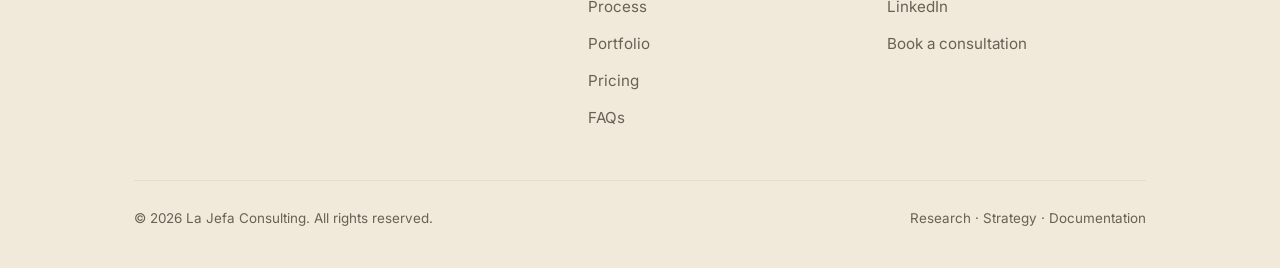
<file: portfolio.html>
<!DOCTYPE html>
<html lang="en">
<head>
<meta charset="UTF-8" />
<meta name="viewport" content="width=device-width, initial-scale=1.0" />
<title>Portfolio — La Jefa Consulting</title>
<meta name="description" content="Selected work from La Jefa Consulting — research, strategy and documentation projects across industries, with the challenge, approach and outcome for each." />
<link rel="preconnect" href="https://fonts.googleapis.com">
<link rel="preconnect" href="https://fonts.gstatic.com" crossorigin>
<link href="https://fonts.googleapis.com/css2?family=Fraunces:opsz,wght@9..144,400;9..144,500;9..144,600;9..144,700&family=Inter:wght@400;500;600&display=swap" rel="stylesheet">
<link rel="stylesheet" href="styles.css">
</head>
<body>

<header>
  <div class="container nav">
    <a class="brand" href="index.html"><span class="mark"></span>La Jefa</a>
    <nav class="nav-links" aria-label="Primary">
      <a href="index.html">Home</a>
      <a href="about.html">About</a>
      <a href="services.html">Services</a>
      <a href="process.html">Process</a>
      <a href="portfolio.html" class="current">Portfolio</a>
      <a href="pricing.html">Pricing</a>
      <a href="faqs.html">FAQs</a>
      <a class="btn btn-primary" href="contact.html"><svg class="cal" viewBox="0 0 24 24" fill="none" stroke="currentColor" stroke-width="1.8"><rect x="3" y="5" width="18" height="16" rx="2"/><line x1="3" y1="9.5" x2="21" y2="9.5"/><line x1="8" y1="3" x2="8" y2="6"/><line x1="16" y1="3" x2="16" y2="6"/></svg> Book a consultation</a>
    </nav>
    <button class="menu-btn" id="menuBtn" aria-label="Open menu" aria-expanded="false"><span></span></button>
  </div>
  <div class="mobile-menu" id="mobileMenu">
    <a href="index.html">Home</a><a href="about.html">About</a><a href="services.html">Services</a><a href="process.html">Process</a><a href="portfolio.html">Portfolio</a><a href="pricing.html">Pricing</a><a href="faqs.html">FAQs</a><a href="contact.html">Contact</a>
    <a class="btn btn-primary" href="contact.html">Book a consultation</a>
  </div>
</header>

<section class="page-hero">
  <div class="container">
    <div class="pf-tophead">
      <div>
        <span class="eyebrow">Featured work</span>
        <h1>Real projects. <em>Real impact.</em></h1>
        <p>A selection of projects we've worked on with entrepreneurs, organisations, researchers and professionals across different industries.</p>
      </div>
      <a class="btn btn-outline" href="contact.html" style="white-space:nowrap">View all projects <span class="ar">→</span></a>
    </div>
    <span class="ph-note">Placeholder case studies &amp; images — replace with your real projects</span>
  </div>
</section>

<section class="section" style="padding-top:clamp(36px,5vw,56px)">
  <div class="container">

    <div class="pf-filters" id="pfFilters">
      <button class="pf-filter active" data-filter="all">All Projects</button>
      <button class="pf-filter" data-filter="business">Business Strategy</button>
      <button class="pf-filter" data-filter="funding">Funding &amp; Grants</button>
      <button class="pf-filter" data-filter="research">Research</button>
      <button class="pf-filter" data-filter="professional">Professional Documents</button>
    </div>

    <div class="pf-cards" id="pfCards">

      <article class="pf2" data-category="business">
        <div class="thumb">
          <img src="https://images.unsplash.com/photo-1760450424517-76ebec358c3d?q=80&amp;w=900&amp;auto=format&amp;fit=crop" alt="City skyline with wind turbines at dusk" loading="lazy" onerror="this.closest('.thumb').classList.add('noimg');this.remove();">
        </div>
        <div class="body">
          <span class="cat">Business Strategy</span>
          <h3>Renewable Energy Feasibility Study</h3>
          <p>Market and financial feasibility study for a 20MW solar farm project in Northern Nigeria.</p>
          <a class="vcs" href="contact.html">View case study <span class="ar">→</span></a>
        </div>
      </article>

      <article class="pf2" data-category="funding">
        <div class="thumb">
          <img src="https://images.unsplash.com/photo-1752159684779-0639174cdfac?q=80&amp;w=900&amp;auto=format&amp;fit=crop" alt="Business partners shaking hands over a signed agreement" loading="lazy" onerror="this.closest('.thumb').classList.add('noimg');this.remove();">
        </div>
        <div class="body">
          <span class="cat">Funding &amp; Grants</span>
          <h3>NGO Capacity Building Grant Proposal</h3>
          <p>Successfully secured a $250,000 grant for a women-empowerment initiative focused on skills training.</p>
          <a class="vcs" href="contact.html">View case study <span class="ar">→</span></a>
        </div>
      </article>

      <article class="pf2" data-category="research">
        <div class="thumb">
          <img src="https://images.unsplash.com/photo-1551288049-bebda4e38f71?q=80&amp;w=900&amp;auto=format&amp;fit=crop" alt="Performance analytics and graphs on a laptop screen" loading="lazy" onerror="this.closest('.thumb').classList.add('noimg');this.remove();">
        </div>
        <div class="body">
          <span class="cat">Research</span>
          <h3>Market Research for Fintech Startup</h3>
          <p>In-depth market analysis and competitor research to guide product positioning and go-to-market strategy.</p>
          <a class="vcs" href="contact.html">View case study <span class="ar">→</span></a>
        </div>
      </article>

      <article class="pf2" data-category="professional">
        <div class="thumb">
          <img src="https://images.unsplash.com/photo-1506957833838-96c1e88d394f?q=80&amp;w=900&amp;auto=format&amp;fit=crop" alt="Close-up of a fountain pen writing on paper" loading="lazy" onerror="this.closest('.thumb').classList.add('noimg');this.remove();">
        </div>
        <div class="body">
          <span class="cat">Professional Documents</span>
          <h3>Executive CV &amp; LinkedIn Optimisation</h3>
          <p>Complete career-branding package that improved profile visibility and led to multiple interview invitations.</p>
          <a class="vcs" href="contact.html">View case study <span class="ar">→</span></a>
        </div>
      </article>

    </div>

    <div class="pf-banner rv">
      <div class="bl">
        <div class="ic"><svg viewBox="0 0 24 24" fill="none" stroke="currentColor" stroke-width="1.5"><circle cx="12" cy="8" r="4"/><path d="M4 21c0-4 3.6-7 8-7s8 3 8 7"/></svg></div>
        <div>
          <h3>Every project is tailored. Every solution is built for impact.</h3>
          <p>We don't just deliver documents. We help you achieve results.</p>
        </div>
      </div>
      <a class="btn btn-primary" href="contact.html">Start your project <span class="ar">→</span></a>
    </div>

  </div>
</section>

<footer>
  <div class="container">
    <div class="foot-grid">
      <div class="foot-brand"><a class="brand" href="index.html"><span class="mark"></span>La Jefa</a><p>A boutique research, strategy and documentation consultancy. We help good ideas become structured opportunities.</p></div>
      <div class="foot"><h5>Explore</h5><a href="about.html">About</a><a href="services.html">Services</a><a href="process.html">Process</a><a href="portfolio.html">Portfolio</a><a href="pricing.html">Pricing</a><a href="faqs.html">FAQs</a></div>
      <div class="foot"><h5>Connect</h5><a href="mailto:hello@lajefaconsulting.com">hello@lajefaconsulting.com</a><a href="#" target="_blank" rel="noopener">Instagram</a><a href="#" target="_blank" rel="noopener">LinkedIn</a><a href="contact.html">Book a consultation</a></div>
    </div>
    <div class="foot-bottom"><span>© <span id="yr"></span> La Jefa Consulting. All rights reserved.</span><span>Research · Strategy · Documentation</span></div>
  </div>
</footer>

<script src="main.js" defer></script>
</body>
</html>
</file>
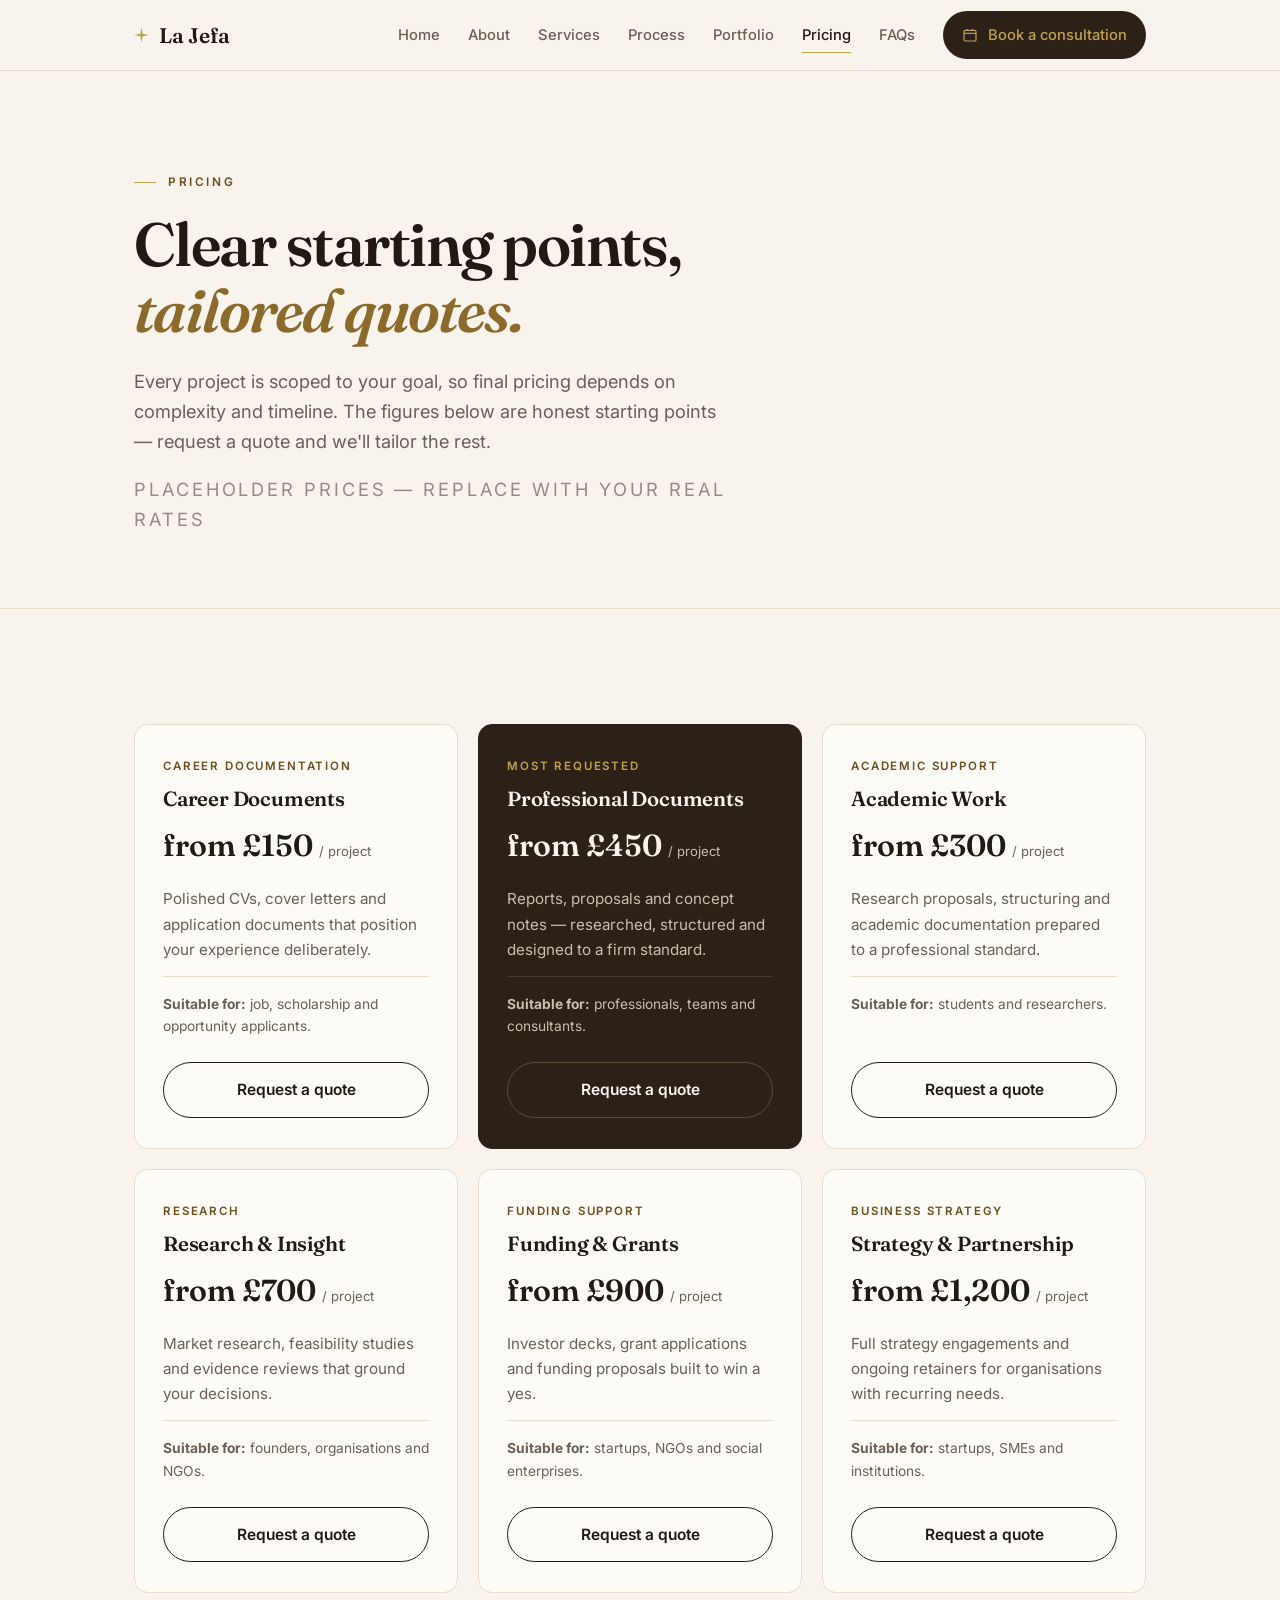
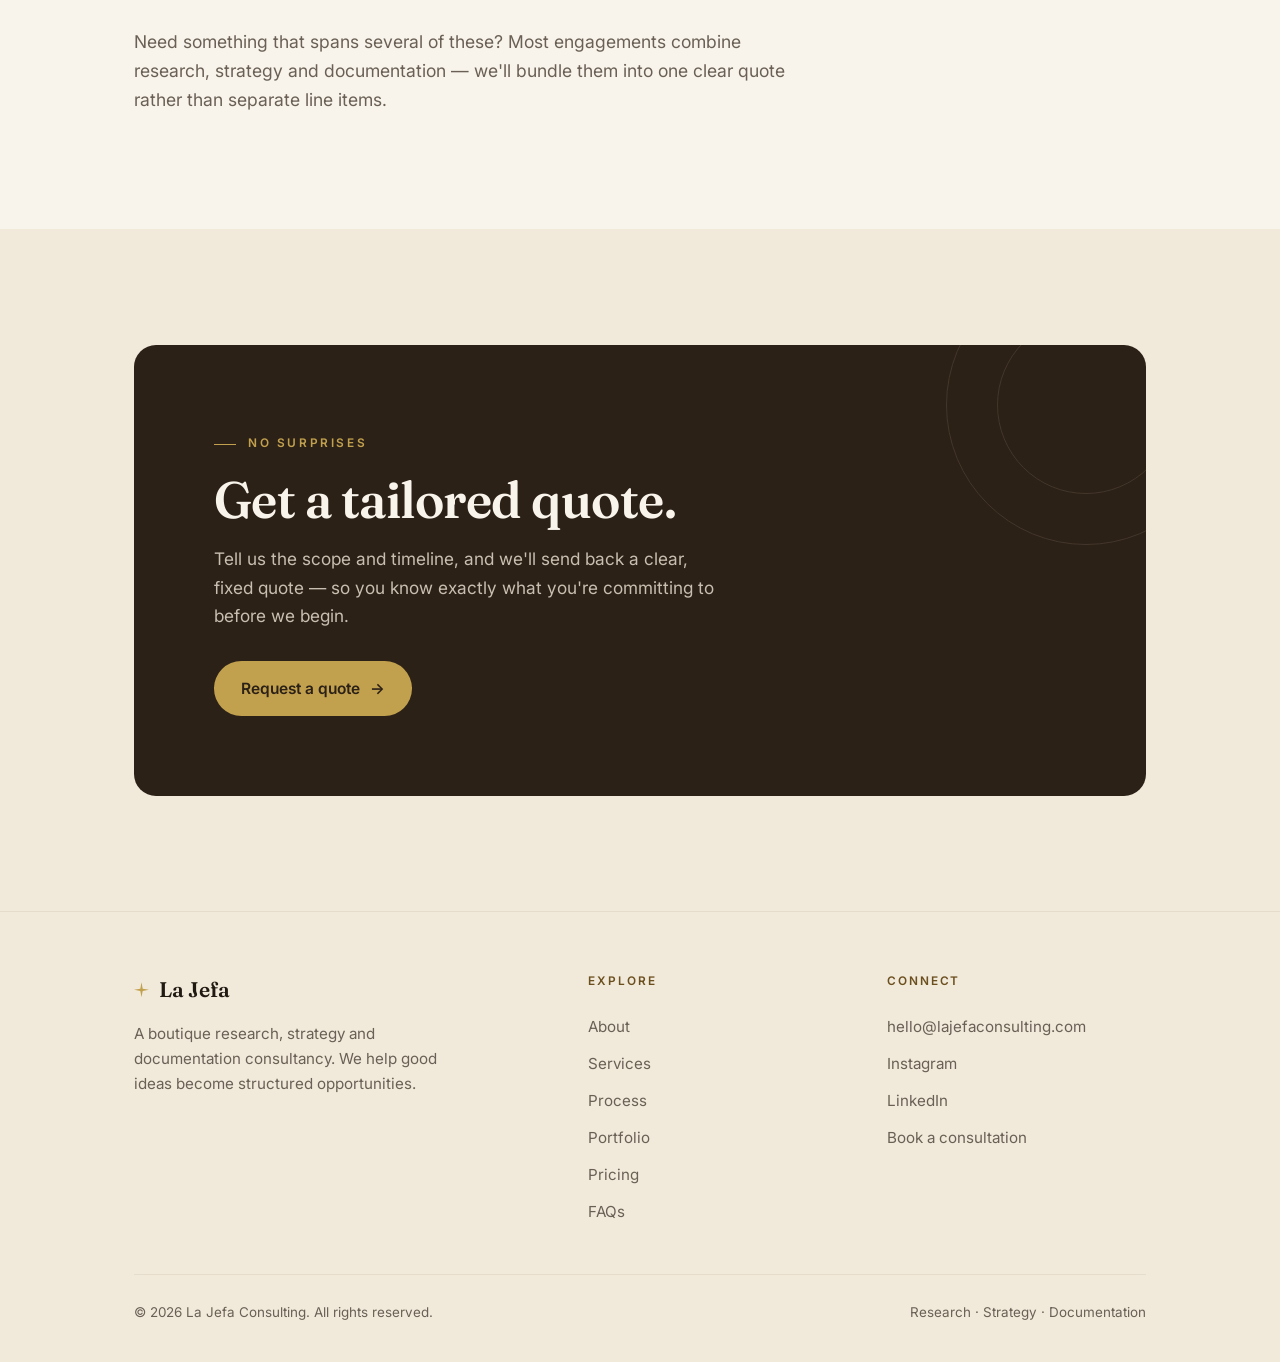
<file: pricing.html>
<!DOCTYPE html>
<html lang="en">
<head>
<meta charset="UTF-8" />
<meta name="viewport" content="width=device-width, initial-scale=1.0" />
<title>Pricing — La Jefa Consulting</title>
<meta name="description" content="La Jefa Consulting pricing — clear starting-from prices for research, strategy, funding, academic, career and professional documentation. Request a tailored quote." />
<link rel="preconnect" href="https://fonts.googleapis.com">
<link rel="preconnect" href="https://fonts.gstatic.com" crossorigin>
<link href="https://fonts.googleapis.com/css2?family=Fraunces:opsz,wght@9..144,400;9..144,500;9..144,600;9..144,700&family=Inter:wght@400;500;600&display=swap" rel="stylesheet">
<link rel="stylesheet" href="styles.css">
</head>
<body>

<header>
  <div class="container nav">
    <a class="brand" href="index.html"><span class="mark"></span>La Jefa</a>
    <nav class="nav-links" aria-label="Primary">
      <a href="index.html">Home</a>
      <a href="about.html">About</a>
      <a href="services.html">Services</a>
      <a href="process.html">Process</a>
      <a href="portfolio.html">Portfolio</a>
      <a href="pricing.html" class="current">Pricing</a>
      <a href="faqs.html">FAQs</a>
      <a class="btn btn-primary" href="contact.html"><svg class="cal" viewBox="0 0 24 24" fill="none" stroke="currentColor" stroke-width="1.8"><rect x="3" y="5" width="18" height="16" rx="2"/><line x1="3" y1="9.5" x2="21" y2="9.5"/><line x1="8" y1="3" x2="8" y2="6"/><line x1="16" y1="3" x2="16" y2="6"/></svg> Book a consultation</a>
    </nav>
    <button class="menu-btn" id="menuBtn" aria-label="Open menu" aria-expanded="false"><span></span></button>
  </div>
  <div class="mobile-menu" id="mobileMenu">
    <a href="index.html">Home</a><a href="about.html">About</a><a href="services.html">Services</a><a href="process.html">Process</a><a href="portfolio.html">Portfolio</a><a href="pricing.html">Pricing</a><a href="faqs.html">FAQs</a><a href="contact.html">Contact</a>
    <a class="btn btn-primary" href="contact.html">Book a consultation</a>
  </div>
</header>

<section class="page-hero">
  <div class="container">
    <span class="eyebrow">Pricing</span>
    <h1>Clear starting points, <em>tailored quotes.</em></h1>
    <p>Every project is scoped to your goal, so final pricing depends on complexity and timeline. The figures below are honest starting points — request a quote and we'll tailor the rest.</p>
    <p class="ph-note" style="margin-top:18px">Placeholder prices — replace with your real rates</p>
  </div>
</section>

<section class="section">
  <div class="container">
    <div class="tiers">
      <div class="tier rv">
        <span class="tag">Career Documentation</span>
        <h3>Career Documents</h3>
        <div class="price">from £150 <small>/ project</small></div>
        <p class="desc">Polished CVs, cover letters and application documents that position your experience deliberately.</p>
        <p class="for"><b>Suitable for:</b> job, scholarship and opportunity applicants.</p>
        <a class="btn btn-outline" href="contact.html">Request a quote</a>
      </div>

      <div class="tier feature rv">
        <span class="tag">Most requested</span>
        <h3>Professional Documents</h3>
        <div class="price">from £450 <small>/ project</small></div>
        <p class="desc">Reports, proposals and concept notes — researched, structured and designed to a firm standard.</p>
        <p class="for"><b>Suitable for:</b> professionals, teams and consultants.</p>
        <a class="btn btn-outline" href="contact.html">Request a quote</a>
      </div>

      <div class="tier rv">
        <span class="tag">Academic Support</span>
        <h3>Academic Work</h3>
        <div class="price">from £300 <small>/ project</small></div>
        <p class="desc">Research proposals, structuring and academic documentation prepared to a professional standard.</p>
        <p class="for"><b>Suitable for:</b> students and researchers.</p>
        <a class="btn btn-outline" href="contact.html">Request a quote</a>
      </div>

      <div class="tier rv">
        <span class="tag">Research</span>
        <h3>Research &amp; Insight</h3>
        <div class="price">from £700 <small>/ project</small></div>
        <p class="desc">Market research, feasibility studies and evidence reviews that ground your decisions.</p>
        <p class="for"><b>Suitable for:</b> founders, organisations and NGOs.</p>
        <a class="btn btn-outline" href="contact.html">Request a quote</a>
      </div>

      <div class="tier rv">
        <span class="tag">Funding Support</span>
        <h3>Funding &amp; Grants</h3>
        <div class="price">from £900 <small>/ project</small></div>
        <p class="desc">Investor decks, grant applications and funding proposals built to win a yes.</p>
        <p class="for"><b>Suitable for:</b> startups, NGOs and social enterprises.</p>
        <a class="btn btn-outline" href="contact.html">Request a quote</a>
      </div>

      <div class="tier rv">
        <span class="tag">Business Strategy</span>
        <h3>Strategy &amp; Partnership</h3>
        <div class="price">from £1,200 <small>/ project</small></div>
        <p class="desc">Full strategy engagements and ongoing retainers for organisations with recurring needs.</p>
        <p class="for"><b>Suitable for:</b> startups, SMEs and institutions.</p>
        <a class="btn btn-outline" href="contact.html">Request a quote</a>
      </div>
    </div>

    <p class="lead rv" style="margin-top:34px;max-width:62ch">Need something that spans several of these? Most engagements combine research, strategy and documentation — we'll bundle them into one clear quote rather than separate line items.</p>
  </div>
</section>

<section class="section alt">
  <div class="container">
    <div class="cta-band rv">
      <span class="glow" aria-hidden="true"></span>
      <span class="eyebrow" style="color:var(--gold)">No surprises</span>
      <h2 style="margin-top:18px">Get a tailored quote.</h2>
      <p>Tell us the scope and timeline, and we'll send back a clear, fixed quote — so you know exactly what you're committing to before we begin.</p>
      <div class="btn-row"><a class="btn btn-primary" href="contact.html">Request a quote <span class="ar">→</span></a></div>
    </div>
  </div>
</section>

<footer>
  <div class="container">
    <div class="foot-grid">
      <div class="foot-brand"><a class="brand" href="index.html"><span class="mark"></span>La Jefa</a><p>A boutique research, strategy and documentation consultancy. We help good ideas become structured opportunities.</p></div>
      <div class="foot"><h5>Explore</h5><a href="about.html">About</a><a href="services.html">Services</a><a href="process.html">Process</a><a href="portfolio.html">Portfolio</a><a href="pricing.html">Pricing</a><a href="faqs.html">FAQs</a></div>
      <div class="foot"><h5>Connect</h5><a href="mailto:hello@lajefaconsulting.com">hello@lajefaconsulting.com</a><a href="#" target="_blank" rel="noopener">Instagram</a><a href="#" target="_blank" rel="noopener">LinkedIn</a><a href="contact.html">Book a consultation</a></div>
    </div>
    <div class="foot-bottom"><span>© <span id="yr"></span> La Jefa Consulting. All rights reserved.</span><span>Research · Strategy · Documentation</span></div>
  </div>
</footer>

<script src="main.js" defer></script>
</body>
</html>
</file>
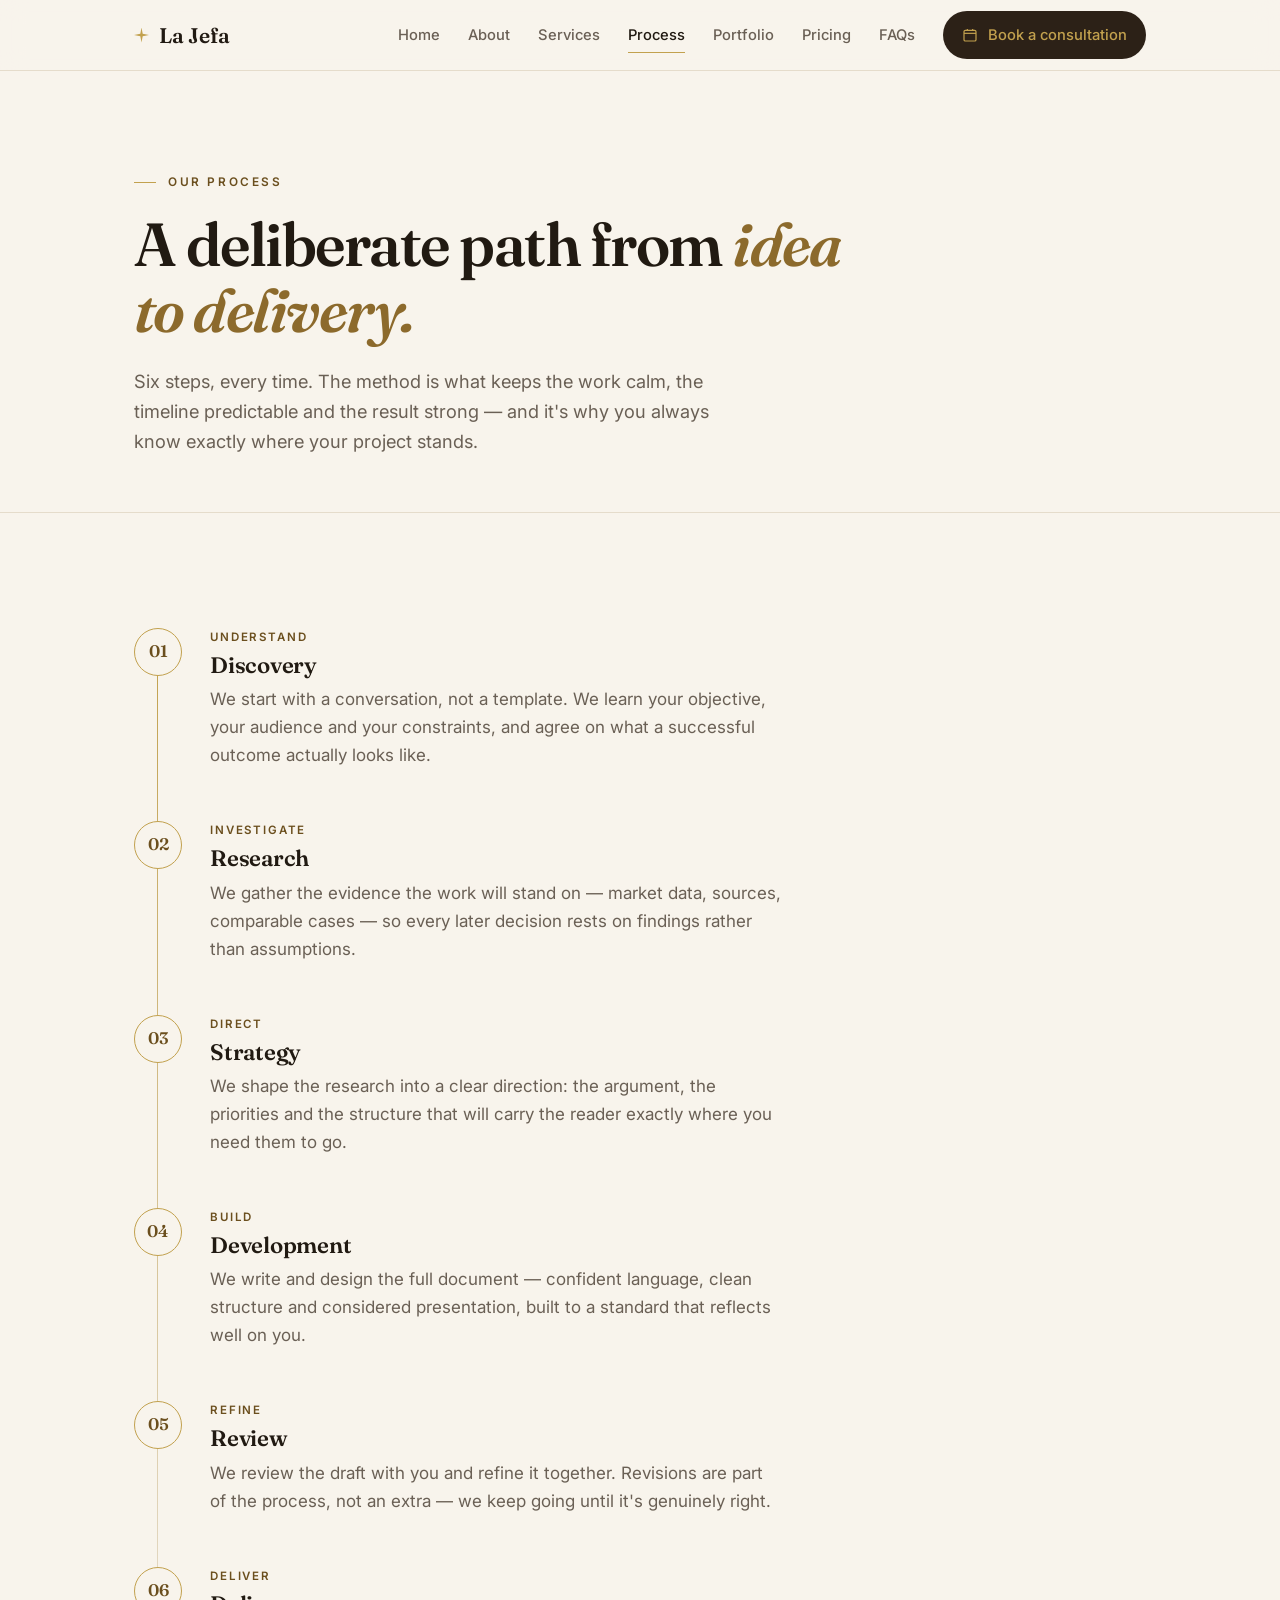
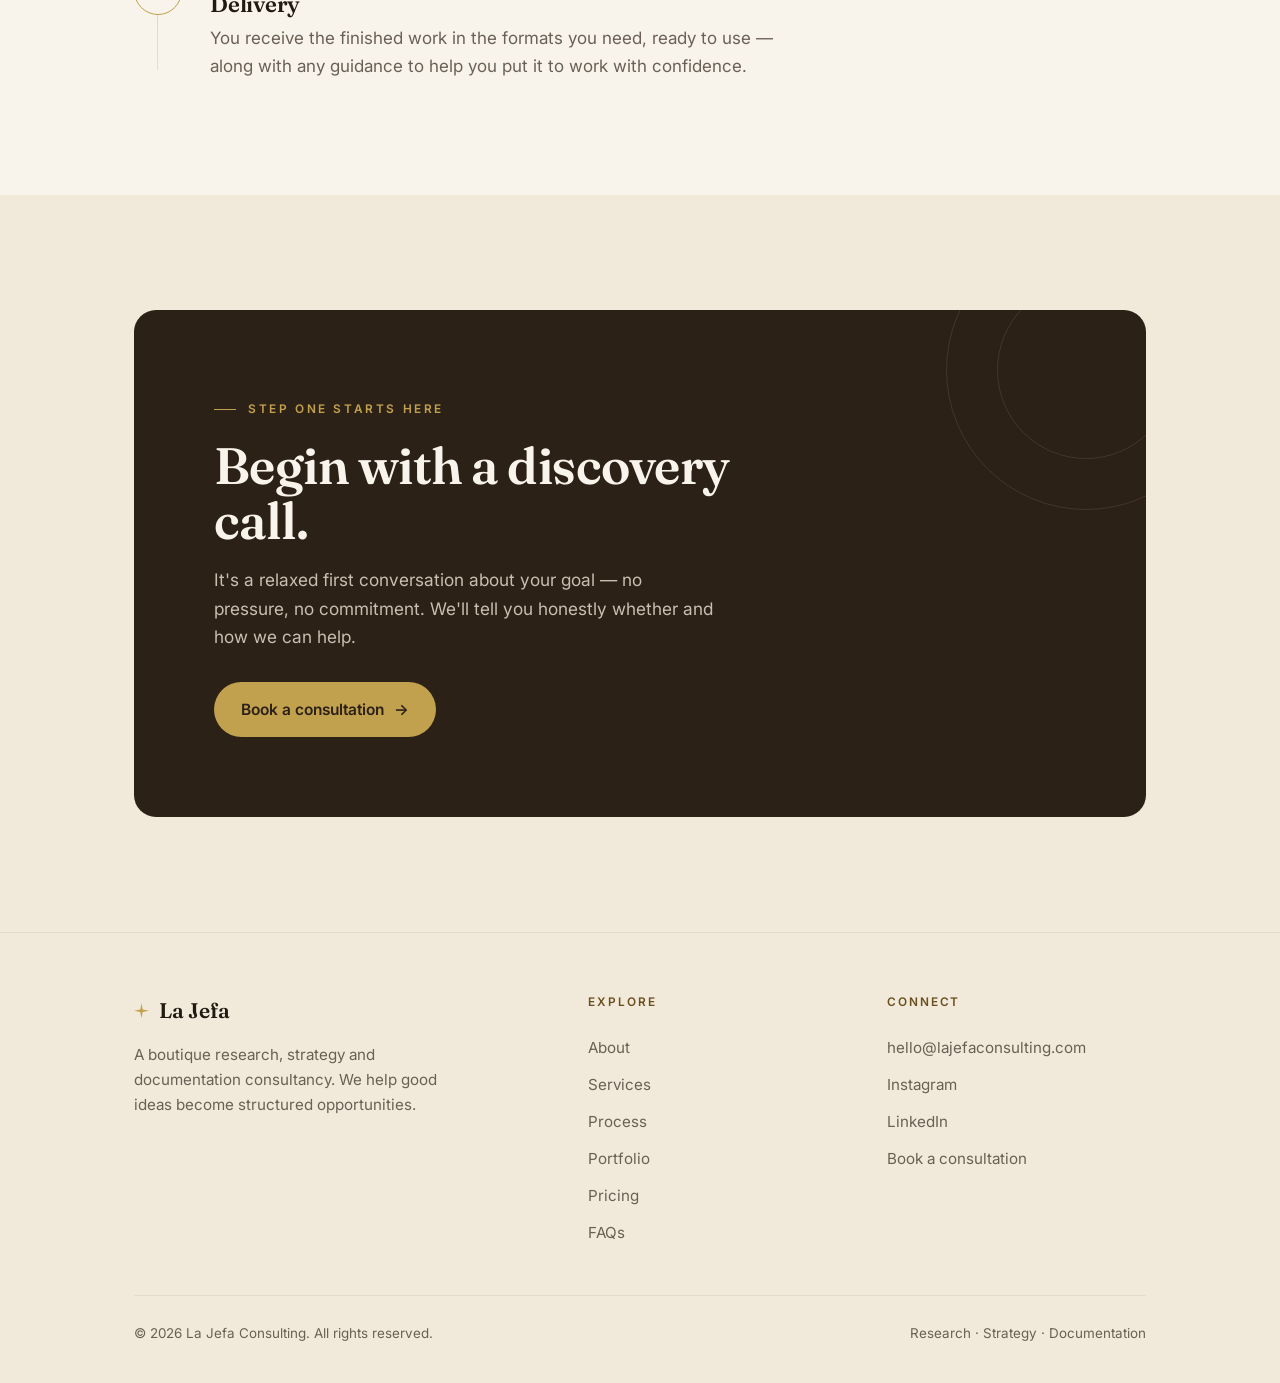
<file: process.html>
<!DOCTYPE html>
<html lang="en">
<head>
<meta charset="UTF-8" />
<meta name="viewport" content="width=device-width, initial-scale=1.0" />
<title>Process — La Jefa Consulting</title>
<meta name="description" content="How La Jefa works: a clear six-step journey from discovery to delivery — discovery, research, strategy, development, review and delivery." />
<link rel="preconnect" href="https://fonts.googleapis.com">
<link rel="preconnect" href="https://fonts.gstatic.com" crossorigin>
<link href="https://fonts.googleapis.com/css2?family=Fraunces:opsz,wght@9..144,400;9..144,500;9..144,600;9..144,700&family=Inter:wght@400;500;600&display=swap" rel="stylesheet">
<link rel="stylesheet" href="styles.css">
</head>
<body>

<header>
  <div class="container nav">
    <a class="brand" href="index.html"><span class="mark"></span>La Jefa</a>
    <nav class="nav-links" aria-label="Primary">
      <a href="index.html">Home</a>
      <a href="about.html">About</a>
      <a href="services.html">Services</a>
      <a href="process.html" class="current">Process</a>
      <a href="portfolio.html">Portfolio</a>
      <a href="pricing.html">Pricing</a>
      <a href="faqs.html">FAQs</a>
      <a class="btn btn-primary" href="contact.html"><svg class="cal" viewBox="0 0 24 24" fill="none" stroke="currentColor" stroke-width="1.8"><rect x="3" y="5" width="18" height="16" rx="2"/><line x1="3" y1="9.5" x2="21" y2="9.5"/><line x1="8" y1="3" x2="8" y2="6"/><line x1="16" y1="3" x2="16" y2="6"/></svg> Book a consultation</a>
    </nav>
    <button class="menu-btn" id="menuBtn" aria-label="Open menu" aria-expanded="false"><span></span></button>
  </div>
  <div class="mobile-menu" id="mobileMenu">
    <a href="index.html">Home</a><a href="about.html">About</a><a href="services.html">Services</a><a href="process.html">Process</a><a href="portfolio.html">Portfolio</a><a href="pricing.html">Pricing</a><a href="faqs.html">FAQs</a><a href="contact.html">Contact</a>
    <a class="btn btn-primary" href="contact.html">Book a consultation</a>
  </div>
</header>

<section class="page-hero">
  <div class="container">
    <span class="eyebrow">Our process</span>
    <h1>A deliberate path from <em>idea to delivery.</em></h1>
    <p>Six steps, every time. The method is what keeps the work calm, the timeline predictable and the result strong — and it's why you always know exactly where your project stands.</p>
  </div>
</section>

<section class="section">
  <div class="container">
    <div class="journey rv">
      <div class="jstep">
        <div class="jnode">01</div>
        <div><span class="meta">Understand</span><h3>Discovery</h3><p>We start with a conversation, not a template. We learn your objective, your audience and your constraints, and agree on what a successful outcome actually looks like.</p></div>
      </div>
      <div class="jstep">
        <div class="jnode">02</div>
        <div><span class="meta">Investigate</span><h3>Research</h3><p>We gather the evidence the work will stand on — market data, sources, comparable cases — so every later decision rests on findings rather than assumptions.</p></div>
      </div>
      <div class="jstep">
        <div class="jnode">03</div>
        <div><span class="meta">Direct</span><h3>Strategy</h3><p>We shape the research into a clear direction: the argument, the priorities and the structure that will carry the reader exactly where you need them to go.</p></div>
      </div>
      <div class="jstep">
        <div class="jnode">04</div>
        <div><span class="meta">Build</span><h3>Development</h3><p>We write and design the full document — confident language, clean structure and considered presentation, built to a standard that reflects well on you.</p></div>
      </div>
      <div class="jstep">
        <div class="jnode">05</div>
        <div><span class="meta">Refine</span><h3>Review</h3><p>We review the draft with you and refine it together. Revisions are part of the process, not an extra — we keep going until it's genuinely right.</p></div>
      </div>
      <div class="jstep">
        <div class="jnode">06</div>
        <div><span class="meta">Deliver</span><h3>Delivery</h3><p>You receive the finished work in the formats you need, ready to use — along with any guidance to help you put it to work with confidence.</p></div>
      </div>
    </div>
  </div>
</section>

<section class="section alt">
  <div class="container">
    <div class="cta-band rv">
      <span class="glow" aria-hidden="true"></span>
      <span class="eyebrow" style="color:var(--gold)">Step one starts here</span>
      <h2 style="margin-top:18px">Begin with a discovery call.</h2>
      <p>It's a relaxed first conversation about your goal — no pressure, no commitment. We'll tell you honestly whether and how we can help.</p>
      <div class="btn-row"><a class="btn btn-primary" href="contact.html">Book a consultation <span class="ar">→</span></a></div>
    </div>
  </div>
</section>

<footer>
  <div class="container">
    <div class="foot-grid">
      <div class="foot-brand"><a class="brand" href="index.html"><span class="mark"></span>La Jefa</a><p>A boutique research, strategy and documentation consultancy. We help good ideas become structured opportunities.</p></div>
      <div class="foot"><h5>Explore</h5><a href="about.html">About</a><a href="services.html">Services</a><a href="process.html">Process</a><a href="portfolio.html">Portfolio</a><a href="pricing.html">Pricing</a><a href="faqs.html">FAQs</a></div>
      <div class="foot"><h5>Connect</h5><a href="mailto:hello@lajefaconsulting.com">hello@lajefaconsulting.com</a><a href="#" target="_blank" rel="noopener">Instagram</a><a href="#" target="_blank" rel="noopener">LinkedIn</a><a href="contact.html">Book a consultation</a></div>
    </div>
    <div class="foot-bottom"><span>© <span id="yr"></span> La Jefa Consulting. All rights reserved.</span><span>Research · Strategy · Documentation</span></div>
  </div>
</footer>

<script src="main.js" defer></script>
</body>
</html>
</file>
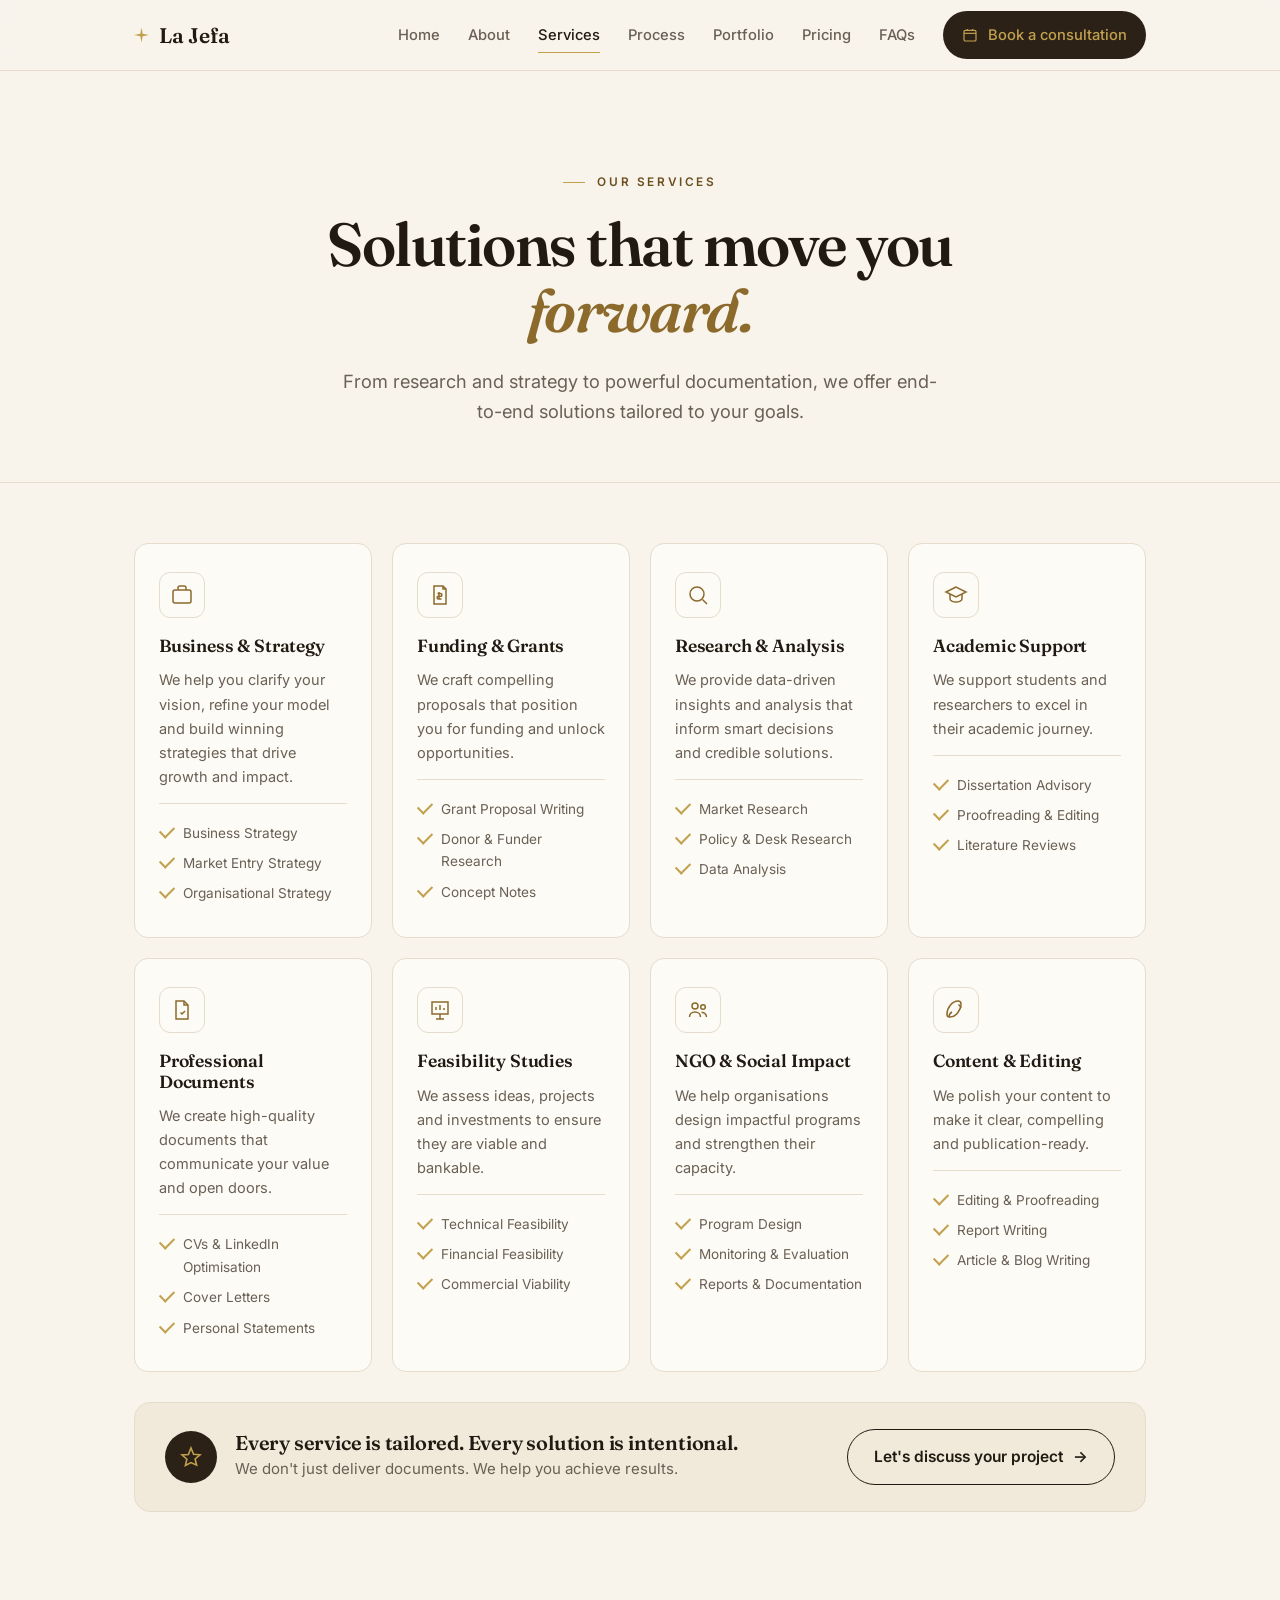
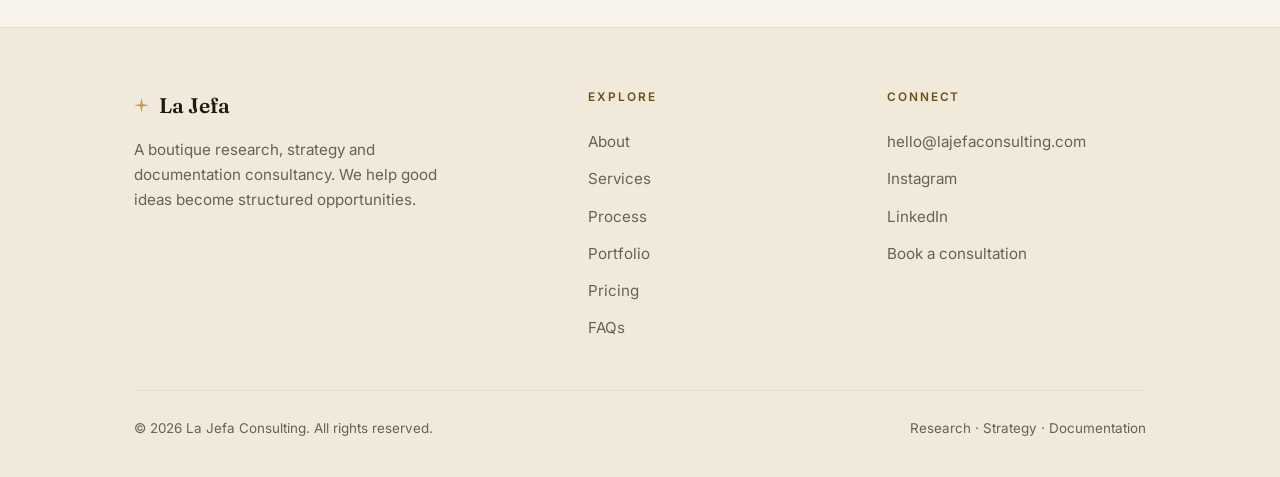
<file: services.html>
<!DOCTYPE html>
<html lang="en">
<head>
<meta charset="UTF-8" />
<meta name="viewport" content="width=device-width, initial-scale=1.0" />
<title>Services — La Jefa Consulting</title>
<meta name="description" content="End-to-end solutions from La Jefa Consulting: business strategy, funding &amp; grants, research, academic support, professional documents, feasibility studies, NGO &amp; social impact, content &amp; editing." />
<link rel="preconnect" href="https://fonts.googleapis.com">
<link rel="preconnect" href="https://fonts.gstatic.com" crossorigin>
<link href="https://fonts.googleapis.com/css2?family=Fraunces:opsz,wght@9..144,400;9..144,500;9..144,600;9..144,700&family=Inter:wght@400;500;600&display=swap" rel="stylesheet">
<link rel="stylesheet" href="styles.css">
</head>
<body>

<header>
  <div class="container nav">
    <a class="brand" href="index.html"><span class="mark"></span>La Jefa</a>
    <nav class="nav-links" aria-label="Primary">
      <a href="index.html">Home</a>
      <a href="about.html">About</a>
      <a href="services.html" class="current">Services</a>
      <a href="process.html">Process</a>
      <a href="portfolio.html">Portfolio</a>
      <a href="pricing.html">Pricing</a>
      <a href="faqs.html">FAQs</a>
      <a class="btn btn-primary" href="contact.html"><svg class="cal" viewBox="0 0 24 24" fill="none" stroke="currentColor" stroke-width="1.8"><rect x="3" y="5" width="18" height="16" rx="2"/><line x1="3" y1="9.5" x2="21" y2="9.5"/><line x1="8" y1="3" x2="8" y2="6"/><line x1="16" y1="3" x2="16" y2="6"/></svg> Book a consultation</a>
    </nav>
    <button class="menu-btn" id="menuBtn" aria-label="Open menu" aria-expanded="false"><span></span></button>
  </div>
  <div class="mobile-menu" id="mobileMenu">
    <a href="index.html">Home</a><a href="about.html">About</a><a href="services.html">Services</a><a href="process.html">Process</a><a href="portfolio.html">Portfolio</a><a href="pricing.html">Pricing</a><a href="faqs.html">FAQs</a><a href="contact.html">Contact</a>
    <a class="btn btn-primary" href="contact.html">Book a consultation</a>
  </div>
</header>

<section class="page-hero">
  <div class="container center">
    <span class="eyebrow">Our services</span>
    <h1 style="margin-left:auto;margin-right:auto">Solutions that move you <em>forward.</em></h1>
    <p style="margin-left:auto;margin-right:auto">From research and strategy to powerful documentation, we offer end-to-end solutions tailored to your goals.</p>
  </div>
</section>

<section class="section" style="padding-top:clamp(40px,5vw,60px)">
  <div class="container">
    <div class="svc-grid">

      <div class="svc2 rv">
        <div class="ic"><svg viewBox="0 0 24 24" fill="none" stroke="currentColor" stroke-width="1.5"><rect x="3" y="7" width="18" height="13" rx="2"/><path d="M8 7V5a2 2 0 0 1 2-2h4a2 2 0 0 1 2 2v2"/></svg></div>
        <h3>Business &amp; Strategy</h3>
        <p>We help you clarify your vision, refine your model and build winning strategies that drive growth and impact.</p>
        <ul class="checks"><li>Business Strategy</li><li>Market Entry Strategy</li><li>Organisational Strategy</li></ul>
      </div>

      <div class="svc2 rv">
        <div class="ic"><svg viewBox="0 0 24 24" fill="none" stroke="currentColor" stroke-width="1.5"><path d="M6 3h9l3 3v15H6Z"/><path d="M15 3v3h3"/><path d="M11 9v7"/><path d="M9.5 10.5h3a1.4 1.4 0 0 1 0 2.8h-2a1.4 1.4 0 0 0 0 2.8h3"/></svg></div>
        <h3>Funding &amp; Grants</h3>
        <p>We craft compelling proposals that position you for funding and unlock opportunities.</p>
        <ul class="checks"><li>Grant Proposal Writing</li><li>Donor &amp; Funder Research</li><li>Concept Notes</li></ul>
      </div>

      <div class="svc2 rv">
        <div class="ic"><svg viewBox="0 0 24 24" fill="none" stroke="currentColor" stroke-width="1.5"><circle cx="11" cy="11" r="7"/><line x1="16.5" y1="16.5" x2="21" y2="21"/></svg></div>
        <h3>Research &amp; Analysis</h3>
        <p>We provide data-driven insights and analysis that inform smart decisions and credible solutions.</p>
        <ul class="checks"><li>Market Research</li><li>Policy &amp; Desk Research</li><li>Data Analysis</li></ul>
      </div>

      <div class="svc2 rv">
        <div class="ic"><svg viewBox="0 0 24 24" fill="none" stroke="currentColor" stroke-width="1.5"><path d="M12 4 2 9l10 5 10-5-10-5Z"/><path d="M6 11v5c0 1.5 2.7 3 6 3s6-1.5 6-3v-5"/></svg></div>
        <h3>Academic Support</h3>
        <p>We support students and researchers to excel in their academic journey.</p>
        <ul class="checks"><li>Dissertation Advisory</li><li>Proofreading &amp; Editing</li><li>Literature Reviews</li></ul>
      </div>

      <div class="svc2 rv">
        <div class="ic"><svg viewBox="0 0 24 24" fill="none" stroke="currentColor" stroke-width="1.5"><path d="M6 3h8l4 4v14H6Z"/><path d="M14 3v4h4"/><path d="m10.5 14.5 1.5 1.5 3-3"/></svg></div>
        <h3>Professional Documents</h3>
        <p>We create high-quality documents that communicate your value and open doors.</p>
        <ul class="checks"><li>CVs &amp; LinkedIn Optimisation</li><li>Cover Letters</li><li>Personal Statements</li></ul>
      </div>

      <div class="svc2 rv">
        <div class="ic"><svg viewBox="0 0 24 24" fill="none" stroke="currentColor" stroke-width="1.5"><path d="M4 4h16v12H4Z"/><line x1="12" y1="16" x2="12" y2="21"/><line x1="8" y1="21" x2="16" y2="21"/><path d="M8 12V9"/><path d="M12 12V7"/><path d="M16 12v-2"/></svg></div>
        <h3>Feasibility Studies</h3>
        <p>We assess ideas, projects and investments to ensure they are viable and bankable.</p>
        <ul class="checks"><li>Technical Feasibility</li><li>Financial Feasibility</li><li>Commercial Viability</li></ul>
      </div>

      <div class="svc2 rv">
        <div class="ic"><svg viewBox="0 0 24 24" fill="none" stroke="currentColor" stroke-width="1.5"><circle cx="9" cy="8" r="3"/><path d="M3.5 19c0-3 2.5-5 5.5-5s5.5 2 5.5 5"/><circle cx="17" cy="9" r="2.3"/><path d="M15.5 14.2c2.6.2 5 2.1 5 4.8"/></svg></div>
        <h3>NGO &amp; Social Impact</h3>
        <p>We help organisations design impactful programs and strengthen their capacity.</p>
        <ul class="checks"><li>Program Design</li><li>Monitoring &amp; Evaluation</li><li>Reports &amp; Documentation</li></ul>
      </div>

      <div class="svc2 rv">
        <div class="ic"><svg viewBox="0 0 24 24" fill="none" stroke="currentColor" stroke-width="1.5"><path d="M5 19c-1 0-2-1-2-3 0-6 5-13 11-13 2 0 3 1 3 3 0 6-5 13-11 13Z"/><path d="M5 19c0-2 1-4 3-5"/><path d="M14.5 6.5l3 3"/></svg></div>
        <h3>Content &amp; Editing</h3>
        <p>We polish your content to make it clear, compelling and publication-ready.</p>
        <ul class="checks"><li>Editing &amp; Proofreading</li><li>Report Writing</li><li>Article &amp; Blog Writing</li></ul>
      </div>

    </div>

    <div class="pf-banner rv" style="margin-top:30px">
      <div class="bl">
        <div class="banner-star"><svg viewBox="0 0 24 24" fill="none" stroke="currentColor" stroke-width="1.6"><path d="m12 3 2.6 6.3 6.4.5-4.9 4.2 1.5 6.2L12 17.6 6.4 20.4l1.5-6.2L3 10l6.4-.5L12 3Z"/></svg></div>
        <div>
          <h3>Every service is tailored. Every solution is intentional.</h3>
          <p>We don't just deliver documents. We help you achieve results.</p>
        </div>
      </div>
      <a class="btn btn-outline" href="contact.html">Let's discuss your project <span class="ar">→</span></a>
    </div>
  </div>
</section>

<footer>
  <div class="container">
    <div class="foot-grid">
      <div class="foot-brand"><a class="brand" href="index.html"><span class="mark"></span>La Jefa</a><p>A boutique research, strategy and documentation consultancy. We help good ideas become structured opportunities.</p></div>
      <div class="foot"><h5>Explore</h5><a href="about.html">About</a><a href="services.html">Services</a><a href="process.html">Process</a><a href="portfolio.html">Portfolio</a><a href="pricing.html">Pricing</a><a href="faqs.html">FAQs</a></div>
      <div class="foot"><h5>Connect</h5><a href="mailto:hello@lajefaconsulting.com">hello@lajefaconsulting.com</a><a href="#" target="_blank" rel="noopener">Instagram</a><a href="#" target="_blank" rel="noopener">LinkedIn</a><a href="contact.html">Book a consultation</a></div>
    </div>
    <div class="foot-bottom"><span>© <span id="yr"></span> La Jefa Consulting. All rights reserved.</span><span>Research · Strategy · Documentation</span></div>
  </div>
</footer>

<script src="main.js" defer></script>
</body>
</html>
</file>
<file: styles.css>
/* =======================================================================
   LE'EFA CONSULTING — shared design system
   Edit the tokens in :root to re-skin the entire site in one place.
   ======================================================================= */
:root{
  --cream:#F8F4EC;        /* page background        */
  --warm-white:#FDFBF6;   /* cards / raised surfaces */
  --cream-2:#F1EADB;      /* alt section panels     */
  --ink:#211A12;          /* primary text           */
  --muted:#6A6055;        /* secondary text         */
  --mustard:#8C6A2C;      /* primary brand (large)  */
  --mustard-deep:#6B4F1E; /* brand for small text   */
  --gold:#C2A14E;         /* accent only — rules, marks, hovers */
  --darkbrown:#2C2117;    /* deep sections, footer  */
  --charcoal:#1A1714;     /* near-black             */
  --line:#E5DCCB;         /* hairlines              */

  --max:1140px;
  --gut:clamp(22px,5vw,64px);
  --rad:14px;
  --shadow:0 26px 48px -40px rgba(44,33,23,.55);
}

*{box-sizing:border-box;-webkit-tap-highlight-color:transparent;}
button,a,.btn,summary,[role=button]{-webkit-tap-highlight-color:transparent;}
html{scroll-behavior:smooth;}
body{margin:0;background:var(--cream);color:var(--ink);
  font-family:"Inter",system-ui,sans-serif;font-size:17px;line-height:1.65;-webkit-font-smoothing:antialiased;}
a{color:inherit;text-decoration:none;}
img,svg{display:block;max-width:100%;}
h1,h2,h3,h4{font-family:"Fraunces",Georgia,serif;font-weight:600;line-height:1.08;letter-spacing:-.01em;margin:0;color:var(--ink);}
p{margin:0;}
ul{margin:0;}
::selection{background:var(--gold);color:var(--darkbrown);}
:focus-visible{outline:2px solid var(--mustard);outline-offset:3px;border-radius:4px;}

.container{max-width:var(--max);margin:0 auto;padding:0 var(--gut);}
.eyebrow{font-size:.74rem;letter-spacing:.22em;text-transform:uppercase;color:var(--mustard-deep);font-weight:600;display:inline-flex;align-items:center;gap:12px;}
.eyebrow::before{content:"";width:22px;height:1px;background:var(--gold);}
.section{padding:clamp(60px,9vw,116px) 0;}
.alt{background:var(--cream-2);}
.lead{color:var(--muted);font-size:1.1rem;max-width:42ch;}
.center{text-align:center;}
.center .eyebrow{justify-content:center;}
.center .lead{margin-left:auto;margin-right:auto;}

/* ---------- buttons ---------- */
.btn{display:inline-flex;align-items:center;gap:10px;border-radius:46px;padding:14px 26px;font-weight:600;font-size:.97rem;transition:.22s ease;cursor:pointer;border:1px solid transparent;font-family:inherit;}
.btn .ar{transition:transform .22s ease;}
.btn:hover .ar{transform:translateX(4px);}
.btn-primary{background:var(--darkbrown);color:var(--gold);}
.btn-primary:hover{background:var(--gold);color:var(--darkbrown);}
.btn .cal{width:16px;height:16px;flex:none;}
.btn-outline{border-color:var(--ink);color:var(--ink);}
.btn-outline:hover{background:var(--ink);color:var(--cream);}
.btn-row{display:flex;gap:16px;flex-wrap:wrap;}

/* ---------- nav ---------- */
header{position:sticky;top:0;z-index:60;background:rgba(248,244,236,.84);backdrop-filter:blur(12px);border-bottom:1px solid var(--line);}
.nav{display:flex;align-items:center;justify-content:space-between;height:70px;}
.brand{font-family:"Fraunces";font-weight:600;font-size:1.32rem;letter-spacing:-.01em;display:flex;align-items:center;gap:10px;color:var(--ink);}
.brand .mark{width:15px;height:15px;background:var(--gold);flex:none;clip-path:polygon(50% 0,58% 42%,100% 50%,58% 58%,50% 100%,42% 58%,0 50%,42% 42%);}
.nav-links{display:flex;align-items:center;gap:28px;}
.nav-links a{font-size:.92rem;color:var(--muted);font-weight:500;transition:color .2s;position:relative;}
.nav-links a:hover,.nav-links a.current{color:var(--ink);}
.nav-links a::after{content:"";position:absolute;left:0;bottom:-6px;width:0;height:1.5px;background:var(--gold);transition:width .25s;}
.nav-links a:hover::after,.nav-links a.current::after{width:100%;}
.nav-links a.btn::after{display:none;}
.nav .btn{padding:11px 18px;color:var(--gold);}
.menu-btn{display:none;background:none;border:1px solid var(--line);border-radius:10px;width:42px;height:38px;cursor:pointer;padding:0;align-items:center;justify-content:center;}
.menu-btn span,.menu-btn span::before,.menu-btn span::after{display:block;width:18px;height:1.5px;background:var(--ink);position:relative;}
.menu-btn span::before,.menu-btn span::after{content:"";position:absolute;left:0;}
.menu-btn span::before{top:-6px;}.menu-btn span::after{top:6px;}
.mobile-menu{display:none;flex-direction:column;padding:8px var(--gut) 22px;border-bottom:1px solid var(--line);background:var(--cream);}
.mobile-menu a{padding:13px 0;border-bottom:1px solid var(--line);font-size:1rem;color:var(--ink);}
.mobile-menu a:last-of-type{border-bottom:none;}
.mobile-menu .btn{margin-top:16px;justify-content:center;color:var(--gold);}
.mobile-menu.open{display:flex;}

/* ---------- page hero (subpages) ---------- */
.page-hero{padding:clamp(54px,8vw,92px) 0 clamp(36px,5vw,56px);border-bottom:1px solid var(--line);}
.page-hero h1{font-size:clamp(2.4rem,5.4vw,3.8rem);font-weight:600;letter-spacing:-.025em;margin-top:20px;max-width:18ch;}
.page-hero h1 em{font-style:italic;color:var(--mustard);}
.page-hero p{color:var(--muted);font-size:1.14rem;max-width:54ch;margin-top:22px;}

/* ---------- home hero ---------- */
.hero{position:relative;overflow:hidden;padding-top:clamp(40px,7vw,84px);padding-bottom:clamp(54px,8vw,96px);}
.hero .container{position:relative;z-index:2;}
.hero-text{max-width:560px;}
.hero h1{font-size:clamp(2.5rem,6vw,4.4rem);font-weight:600;letter-spacing:-.025em;margin-top:22px;}
.hero h1 em{font-style:italic;color:var(--mustard);}
.hero .lead{margin:26px 0 34px;max-width:44ch;font-size:1.14rem;}
.hero .btn-row{margin-bottom:30px;}
.served{display:flex;gap:22px;flex-wrap:wrap;color:var(--muted);font-size:.82rem;letter-spacing:.04em;}
.served span{display:flex;align-items:center;gap:8px;}
.served span::before{content:"";width:5px;height:5px;background:var(--gold);border-radius:50%;}

/* hero figure: layered document */
.figure{position:relative;display:flex;justify-content:center;}
.doc-stack{position:relative;width:min(100%,420px);aspect-ratio:5/5.4;}
.doc{position:absolute;inset:0;background:var(--warm-white);border:1px solid var(--line);border-radius:12px;box-shadow:var(--shadow);}
.doc.back{transform:rotate(-5deg) translate(-12px,14px);background:var(--cream-2);box-shadow:none;}
.doc.mid{transform:rotate(3deg) translate(10px,6px);opacity:.9;box-shadow:0 18px 34px -30px rgba(44,33,23,.5);}
.doc.front{padding:34px 32px;}
.doc .tab{position:absolute;top:-1px;right:30px;width:46px;height:18px;background:var(--gold);border-radius:0 0 6px 6px;}
.doc .h-bar{height:13px;width:58%;background:var(--mustard);border-radius:3px;margin-bottom:8px;}
.doc .h-sub{height:8px;width:34%;background:var(--gold);border-radius:3px;margin-bottom:26px;}
.doc .ln{height:7px;background:var(--line);border-radius:3px;margin-bottom:13px;}
.doc .seal{position:absolute;bottom:30px;left:32px;display:flex;align-items:center;gap:10px;color:var(--mustard-deep);font-family:"Fraunces";font-weight:600;font-size:.84rem;}
.doc .seal .ring{width:26px;height:26px;border:1.5px solid var(--gold);border-radius:50%;display:flex;align-items:center;justify-content:center;font-size:.74rem;}
.doc{opacity:0;animation:fadein .9s cubic-bezier(.16,.8,.3,1) forwards;}
.doc.back{animation-name:riseBack;animation-delay:.05s;}
.doc.mid{animation-name:riseMid;animation-delay:.13s;}
.doc.front{animation-name:riseFront;animation-delay:.22s;}
@keyframes fadein{to{opacity:1;}}
@keyframes riseBack{from{opacity:0;transform:rotate(-5deg) translate(-12px,30px);}to{opacity:1;transform:rotate(-5deg) translate(-12px,14px);}}
@keyframes riseMid{from{opacity:0;transform:rotate(3deg) translate(10px,24px);}to{opacity:.9;transform:rotate(3deg) translate(10px,6px);}}
@keyframes riseFront{from{opacity:0;transform:translateY(22px);}to{opacity:1;transform:translateY(0);}}

/* ---------- section head ---------- */
.head{max-width:56ch;margin-bottom:clamp(40px,6vw,60px);}
.head.center{margin-left:auto;margin-right:auto;}
.head h2{font-size:clamp(1.9rem,4vw,2.9rem);margin-top:16px;}
.head p{color:var(--muted);margin-top:16px;font-size:1.06rem;}

/* ---------- pillars / cards ---------- */
.pillars{display:grid;grid-template-columns:repeat(3,1fr);gap:20px;}
.pillar{background:var(--warm-white);border:1px solid var(--line);border-radius:var(--rad);padding:32px 28px 34px;transition:.25s ease;}
.pillar:hover{transform:translateY(-4px);box-shadow:var(--shadow);}
.ic{width:46px;height:46px;border:1px solid var(--line);border-radius:11px;display:flex;align-items:center;justify-content:center;color:var(--mustard);margin-bottom:22px;}
.ic svg{width:24px;height:24px;}
.pillar h3{font-size:1.34rem;margin-bottom:10px;}
.pillar p{color:var(--muted);font-size:.98rem;}

/* ---------- who we help ---------- */
.help-grid{display:grid;grid-template-columns:1.1fr 1fr;gap:clamp(34px,5vw,70px);align-items:center;}
.help-list{display:grid;grid-template-columns:1fr 1fr;gap:1px;background:var(--line);border:1px solid var(--line);border-radius:var(--rad);overflow:hidden;}
.help-list div{background:var(--cream);padding:24px 22px;}
.help-list h4{font-size:1.04rem;margin-bottom:5px;}
.help-list p{color:var(--muted);font-size:.9rem;}

/* ---------- featured services ---------- */
.svc{display:grid;grid-template-columns:repeat(3,1fr);gap:20px;}
.svc-card{border:1px solid var(--line);border-radius:var(--rad);padding:30px 26px 28px;background:var(--warm-white);position:relative;overflow:hidden;transition:.25s;}
.svc-card::before{content:"";position:absolute;top:0;left:0;width:0;height:3px;background:var(--gold);transition:width .35s;}
.svc-card:hover::before{width:100%;}
.svc-card:hover{transform:translateY(-4px);box-shadow:var(--shadow);}
.svc-card .cat{font-size:.72rem;letter-spacing:.16em;text-transform:uppercase;color:var(--mustard-deep);font-weight:600;}
.svc-card h3{font-size:1.26rem;margin:14px 0 10px;}
.svc-card ul{list-style:none;padding:0;}
.svc-card li{color:var(--muted);font-size:.95rem;padding:7px 0 7px 18px;position:relative;border-top:1px solid var(--line);}
.svc-card li:first-child{border-top:none;}
.svc-card li::before{content:"";position:absolute;left:0;top:15px;width:6px;height:6px;border-right:1.5px solid var(--gold);border-bottom:1.5px solid var(--gold);transform:rotate(-45deg);}

/* ---------- why choose ---------- */
.why{display:grid;grid-template-columns:.9fr 1.1fr;gap:clamp(34px,5vw,64px);align-items:start;}
.why-list{display:grid;gap:2px;}
.why-item{padding:24px 4px;border-top:1px solid var(--line);display:grid;grid-template-columns:auto 1fr;gap:20px;}
.why-item:first-child{border-top:none;}
.why-item .n{font-family:"Fraunces";font-weight:600;color:var(--gold);font-size:1.05rem;padding-top:2px;}
.why-item h4{font-size:1.16rem;margin-bottom:6px;}
.why-item p{color:var(--muted);font-size:.97rem;}

/* ---------- process (compact, home) ---------- */
.track{display:grid;grid-template-columns:repeat(6,1fr);gap:14px;position:relative;}
.track::before{content:"";position:absolute;left:7%;right:7%;top:18px;height:1px;background:linear-gradient(90deg,var(--gold),var(--line));}
.pstep{position:relative;text-align:center;}
.pnode{width:38px;height:38px;border-radius:50%;background:var(--cream);border:1.5px solid var(--gold);color:var(--mustard-deep);font-family:"Fraunces";font-weight:600;display:flex;align-items:center;justify-content:center;margin:0 auto 18px;position:relative;z-index:1;font-size:.95rem;}
.pstep h4{font-size:1.02rem;margin-bottom:6px;}
.pstep p{color:var(--muted);font-size:.86rem;line-height:1.5;}

/* ---------- journey (process page, detailed) ---------- */
.journey{position:relative;max-width:760px;}
.journey::before{content:"";position:absolute;left:23px;top:10px;bottom:10px;width:1px;background:linear-gradient(var(--gold),var(--line));}
.jstep{position:relative;display:grid;grid-template-columns:auto 1fr;gap:28px;padding:0 0 clamp(34px,5vw,52px);}
.jstep:last-child{padding-bottom:0;}
.jnode{width:48px;height:48px;border-radius:50%;background:var(--cream);border:1.5px solid var(--gold);color:var(--mustard-deep);font-family:"Fraunces";font-weight:600;display:flex;align-items:center;justify-content:center;font-size:1.05rem;position:relative;z-index:1;}
.jstep h3{font-size:1.4rem;margin-bottom:8px;}
.jstep p{color:var(--muted);max-width:52ch;}
.jstep .meta{font-size:.72rem;letter-spacing:.16em;text-transform:uppercase;color:var(--mustard-deep);font-weight:600;margin-bottom:6px;display:block;}

/* ---------- accordion (services) ---------- */
.acc{border:1px solid var(--line);border-radius:var(--rad);overflow:hidden;background:var(--warm-white);}
.acc-item{border-top:1px solid var(--line);}
.acc-item:first-child{border-top:none;}
.acc-head{width:100%;display:flex;align-items:center;justify-content:space-between;gap:18px;background:none;border:none;cursor:pointer;
  padding:26px clamp(20px,3vw,32px);text-align:left;font-family:inherit;color:var(--ink);transition:background .2s;}
.acc-head:hover{background:var(--cream);}
.acc-head .ah-left{display:flex;align-items:baseline;gap:16px;}
.acc-head .ah-num{font-family:"Fraunces";color:var(--gold);font-weight:600;font-size:.95rem;}
.acc-head h3{font-size:clamp(1.15rem,2.4vw,1.5rem);}
.acc-head .chev{width:26px;height:26px;flex:none;border:1px solid var(--line);border-radius:50%;display:flex;align-items:center;justify-content:center;color:var(--mustard);transition:transform .3s,background .2s,color .2s;}
.acc-item.open .acc-head .chev{transform:rotate(45deg);background:var(--mustard);color:var(--cream);border-color:var(--mustard);}
.acc-body{display:grid;grid-template-rows:0fr;transition:grid-template-rows .35s ease;}
.acc-body > .acc-inner{overflow:hidden;}
.acc-item.open .acc-body{grid-template-rows:1fr;}
.acc-content{padding:0 clamp(20px,3vw,32px) 30px;display:grid;grid-template-columns:1.4fr 1fr;gap:28px;}
.acc-content p.desc{color:var(--muted);}
.acc-content .ideal{font-size:.92rem;color:var(--muted);margin-top:14px;}
.acc-content .ideal b{color:var(--ink);}
.acc-content h5{font-size:.72rem;letter-spacing:.16em;text-transform:uppercase;color:var(--mustard-deep);margin:0 0 12px;font-family:"Inter";font-weight:600;}
.deliverables{list-style:none;padding:0;}
.deliverables li{font-size:.94rem;color:var(--muted);padding:7px 0 7px 20px;position:relative;}
.deliverables li::before{content:"";position:absolute;left:0;top:13px;width:6px;height:6px;border-right:1.5px solid var(--gold);border-bottom:1.5px solid var(--gold);transform:rotate(-45deg);}
.acc-content .btn{margin-top:18px;}

/* ---------- portfolio ---------- */
.pf-grid{display:grid;grid-template-columns:repeat(2,1fr);gap:20px;}
.pf-card{border:1px solid var(--line);border-radius:var(--rad);background:var(--warm-white);overflow:hidden;transition:.25s;}
.pf-card:hover{box-shadow:var(--shadow);}
.pf-top{padding:28px clamp(22px,3vw,32px);cursor:pointer;}
.pf-cat{font-size:.72rem;letter-spacing:.16em;text-transform:uppercase;color:var(--mustard-deep);font-weight:600;}
.pf-top h3{font-size:1.4rem;margin:12px 0 0;display:flex;justify-content:space-between;align-items:start;gap:16px;}
.pf-top h3 .chev{width:26px;height:26px;flex:none;border:1px solid var(--line);border-radius:50%;display:flex;align-items:center;justify-content:center;color:var(--mustard);font-size:1rem;transition:transform .3s,background .2s,color .2s;}
.pf-card.open .pf-top h3 .chev{transform:rotate(45deg);background:var(--mustard);color:var(--cream);border-color:var(--mustard);}
.pf-detail{display:grid;grid-template-rows:0fr;transition:grid-template-rows .35s ease;}
.pf-detail > div{overflow:hidden;}
.pf-card.open .pf-detail{grid-template-rows:1fr;}
.pf-inner{padding:0 clamp(22px,3vw,32px) 30px;}
.pf-block{border-top:1px solid var(--line);padding:18px 0;}
.pf-block:last-child{padding-bottom:0;}
.pf-block h5{font-size:.72rem;letter-spacing:.16em;text-transform:uppercase;color:var(--mustard-deep);margin:0 0 6px;font-family:"Inter";font-weight:600;}
.pf-block p{color:var(--muted);font-size:.97rem;}
.pf-block.outcome p{color:var(--ink);}

/* ---------- testimonials ---------- */
.quotes{display:grid;grid-template-columns:repeat(3,1fr);gap:20px;}
.quote{background:var(--warm-white);border:1px solid var(--line);border-radius:var(--rad);padding:30px 28px;}
.quote .stars{color:var(--gold);letter-spacing:3px;font-size:.8rem;margin-bottom:16px;}
.quote p{font-family:"Fraunces";font-weight:500;font-size:1.08rem;line-height:1.45;color:var(--ink);}
.quote cite{display:block;margin-top:20px;font-style:normal;color:var(--muted);font-size:.88rem;}
.quote cite b{color:var(--ink);font-weight:600;}
.ph-note{font-size:.68rem;letter-spacing:.16em;text-transform:uppercase;color:var(--muted);opacity:.7;display:inline-block;margin-bottom:18px;}

/* ---------- pricing ---------- */
.tiers{display:grid;grid-template-columns:repeat(3,1fr);gap:20px;align-items:stretch;}
.tier{border:1px solid var(--line);border-radius:var(--rad);padding:32px 28px 30px;background:var(--warm-white);display:flex;flex-direction:column;}
.tier.feature{background:var(--darkbrown);color:var(--cream);border-color:var(--darkbrown);}
.tier.feature h3,.tier.feature .price{color:var(--cream);}
.tier.feature .for,.tier.feature .desc{color:#C9BFB0;}
.tier.feature .btn-outline{border-color:#5a4c3b;color:var(--cream);}
.tier.feature .btn-outline:hover{background:var(--gold);border-color:var(--gold);color:var(--darkbrown);}
.tier .tag{font-size:.72rem;letter-spacing:.16em;text-transform:uppercase;color:var(--mustard-deep);font-weight:600;}
.tier.feature .tag{color:var(--gold);}
.tier h3{font-size:1.28rem;margin:12px 0 4px;}
.tier .price{font-family:"Fraunces";font-weight:600;font-size:1.9rem;margin:6px 0 2px;}
.tier .price small{font-size:.82rem;font-family:"Inter";color:var(--muted);font-weight:400;}
.tier.feature .price small{color:#C9BFB0;}
.tier .desc{color:var(--muted);font-size:.95rem;margin:14px 0;}
.tier .for{font-size:.86rem;color:var(--muted);margin-bottom:24px;padding-top:16px;border-top:1px solid var(--line);}
.tier.feature .for{border-color:#43362a;}
.tier .btn{margin-top:auto;justify-content:center;}

/* ---------- mission / vision / values / founder (about) ---------- */
.mv{display:grid;grid-template-columns:1fr 1fr;gap:20px;}
.mv-card{border:1px solid var(--line);border-radius:var(--rad);padding:36px 32px;background:var(--warm-white);}
.mv-card .ic{margin-bottom:22px;}
.mv-card h3{font-size:1.5rem;margin-bottom:12px;}
.mv-card p{color:var(--muted);}
.values{display:grid;grid-template-columns:repeat(3,1fr);gap:1px;background:var(--line);border:1px solid var(--line);border-radius:var(--rad);overflow:hidden;}
.value{background:var(--cream);padding:30px 26px;}
.value .vn{font-family:"Fraunces";color:var(--gold);font-weight:600;font-size:.95rem;margin-bottom:14px;}
.value h4{font-size:1.16rem;margin-bottom:8px;}
.value p{color:var(--muted);font-size:.93rem;}
.founder{display:grid;grid-template-columns:.8fr 1.2fr;gap:clamp(34px,5vw,64px);align-items:center;}
.founder-card{border:1px solid var(--line);border-radius:var(--rad);background:var(--warm-white);padding:40px 34px;text-align:center;}
.founder-card .mono-mark{width:84px;height:84px;border:1.5px solid var(--gold);border-radius:50%;display:flex;align-items:center;justify-content:center;font-family:"Fraunces";font-weight:600;font-size:2rem;color:var(--mustard);margin:0 auto 20px;}
.founder-card h4{font-size:1.2rem;}
.founder-card .role{color:var(--muted);font-size:.9rem;margin-top:4px;}
.founder-body p{color:var(--muted);margin-bottom:16px;}
.founder-body p:last-child{margin-bottom:0;}

/* ---------- final cta ---------- */
.cta-band{background:var(--darkbrown);color:var(--cream);border-radius:22px;padding:clamp(44px,7vw,80px);position:relative;overflow:hidden;}
.cta-band h2{color:var(--cream);font-size:clamp(2rem,4.6vw,3.2rem);max-width:16ch;}
.cta-band p{color:#C9BFB0;margin:18px 0 30px;max-width:46ch;font-size:1.08rem;}
.cta-band .btn-primary{background:var(--gold);color:var(--darkbrown);}
.cta-band .btn-primary:hover{background:var(--cream);}
.cta-band .glow{position:absolute;right:-80px;top:-80px;width:280px;height:280px;border:1px solid #43362a;border-radius:50%;}
.cta-band .glow::after{content:"";position:absolute;inset:50px;border:1px solid #43362a;border-radius:50%;}

/* ---------- contact ---------- */
.contact-grid{display:grid;grid-template-columns:1fr 1fr;gap:clamp(34px,5vw,64px);}
.field{margin-bottom:18px;}
.field label{display:block;font-size:.82rem;letter-spacing:.04em;color:var(--muted);margin-bottom:7px;font-weight:500;}
.field input,.field textarea,.field select{width:100%;border:1px solid var(--line);background:var(--warm-white);border-radius:10px;padding:13px 15px;font-family:inherit;font-size:.98rem;color:var(--ink);transition:border-color .2s;}
.field input:focus,.field textarea:focus,.field select:focus{outline:none;border-color:var(--mustard);}
.field textarea{resize:vertical;min-height:120px;}
.contact-info{display:flex;flex-direction:column;}
.ci-row{display:flex;align-items:center;gap:14px;padding:18px 0;border-bottom:1px solid var(--line);}
.ci-row:first-child{padding-top:0;}
.ci-row .ic{margin-bottom:0;flex:none;width:42px;height:42px;}
.ci-row .ic svg{width:20px;height:20px;}
.ci-row .lbl{font-size:.74rem;letter-spacing:.1em;text-transform:uppercase;color:var(--muted);}
.ci-row a,.ci-row span.v{font-weight:500;color:var(--ink);}
.ci-row a:hover{color:var(--mustard);}
.map-ph{margin-top:26px;border:1px dashed var(--line);border-radius:var(--rad);background:var(--cream-2);height:200px;display:flex;flex-direction:column;align-items:center;justify-content:center;gap:8px;color:var(--muted);text-align:center;padding:20px;}
.map-ph .pin{width:34px;height:34px;color:var(--mustard);}

/* ---------- footer ---------- */
footer{background:var(--cream-2);border-top:1px solid var(--line);padding:60px 0 38px;}
.foot-grid{display:grid;grid-template-columns:1.6fr 1fr 1fr;gap:40px;margin-bottom:44px;}
.foot-brand p{color:var(--muted);font-size:.95rem;max-width:34ch;margin-top:14px;}
.foot h5{font-size:.74rem;letter-spacing:.16em;text-transform:uppercase;color:var(--mustard-deep);margin:0 0 16px;font-weight:600;font-family:"Inter";}
.foot a{display:block;color:var(--muted);font-size:.95rem;padding:6px 0;transition:color .2s;}
.foot a:hover{color:var(--ink);}
.foot-bottom{border-top:1px solid var(--line);padding-top:26px;display:flex;justify-content:space-between;gap:16px;flex-wrap:wrap;color:var(--muted);font-size:.84rem;}

/* ---------- reveal ---------- */
.rv{opacity:0;transform:translateY(22px);transition:opacity .7s ease,transform .7s cubic-bezier(.16,.8,.3,1);}
.rv.in{opacity:1;transform:none;}

/* ---------- responsive ---------- */
@media (max-width:920px){
  .nav-links{display:none;}
  .menu-btn{display:flex;}
  .hero-text{max-width:none;}
  .figure{order:-1;}
  .doc-stack{width:min(78%,360px);}
  .pillars,.svc,.quotes,.tiers,.pf-grid,.mv,.values{grid-template-columns:1fr;}
  .help-grid,.why,.contact-grid,.founder{grid-template-columns:1fr;}
  .acc-content{grid-template-columns:1fr;gap:18px;}
  .track{grid-template-columns:1fr;gap:0;}
  .track::before{left:18px;right:auto;top:0;bottom:0;width:1px;height:auto;background:linear-gradient(var(--gold),var(--line));}
  .pstep{text-align:left;display:grid;grid-template-columns:auto 1fr;gap:18px;padding:14px 0;}
  .pnode{margin:0;}
  .foot-grid{grid-template-columns:1fr;gap:30px;}
}
@media (max-width:560px){
  .help-list,.values{grid-template-columns:1fr;}
  .tier.feature{order:-1;}
}
@media (prefers-reduced-motion:reduce){
  .rv{opacity:1;transform:none;transition:none;}
  .doc{animation:none;opacity:1;}
  .doc.back{transform:rotate(-5deg) translate(-12px,14px);}
  .doc.mid{transform:rotate(3deg) translate(10px,6px);opacity:.9;}
  .doc.front{transform:none;}
  html{scroll-behavior:auto;}
}

/* =======================================================================
   v2 refinements — toward the approved comps (images, trusted strip, etc.)
   ======================================================================= */

/* hero photograph — full-bleed panel, fades into the cream behind the text */
.hero-media{position:absolute;top:0;right:0;bottom:0;width:54vw;max-width:940px;
  background-size:cover;background-position:center center;
  -webkit-mask-image:linear-gradient(to right,transparent 0,#000 34%,#000 100%);
          mask-image:linear-gradient(to right,transparent 0,#000 34%,#000 100%);}

/* trusted-by strip */
.trusted{margin-top:48px;}
.trusted .tlabel{font-size:.68rem;letter-spacing:.18em;text-transform:uppercase;color:var(--muted);font-weight:600;display:flex;align-items:center;gap:14px;}
.trusted .tlabel::after{content:"";flex:1;height:1px;background:var(--line);}
.trusted-logos{display:flex;flex-wrap:wrap;align-items:center;gap:12px;margin-top:22px;}
.tlogo-tile{height:46px;border:1px solid var(--line);border-radius:10px;overflow:hidden;display:inline-flex;align-items:center;background:#fff;transition:transform .2s,box-shadow .2s;}
.tlogo-tile:hover{transform:translateY(-2px);box-shadow:0 14px 26px -20px rgba(44,33,23,.5);}
.tlogo-tile img{height:100%;width:auto;display:block;}
.tlogo-tile .txt{font-family:"Fraunces";font-weight:600;color:var(--muted);font-size:.9rem;white-space:nowrap;padding:0 14px;}

/* "learn more" card links */
.card-link{display:inline-flex;align-items:center;gap:6px;margin-top:16px;font-size:.82rem;font-weight:600;letter-spacing:.04em;color:var(--mustard-deep);}
.card-link .ar{transition:transform .2s;}
.pillar:hover .card-link .ar,.svc-card:hover .card-link .ar{transform:translateX(3px);}
.svc-card .ic{margin-bottom:20px;}

/* centered testimonial */
.tcarousel{max-width:760px;margin:0 auto;text-align:center;}
.tcarousel .stars{color:var(--gold);letter-spacing:4px;margin-bottom:22px;}
.tcarousel blockquote{margin:0;font-family:"Fraunces";font-weight:500;font-size:clamp(1.4rem,3vw,2rem);line-height:1.32;letter-spacing:-.01em;color:var(--ink);}
.tcarousel cite{display:block;margin-top:24px;font-style:normal;color:var(--muted);}
.tcarousel cite b{color:var(--ink);font-weight:600;}

@media (max-width:920px){
  .hero-media{position:static;width:auto;height:clamp(240px,46vw,330px);margin:30px calc(-1*var(--gut)) -16px;
    -webkit-mask-image:linear-gradient(to bottom,transparent 0,#000 22%);
            mask-image:linear-gradient(to bottom,transparent 0,#000 22%);}
}

/* checklist (who-we-help cards) */
.checks{list-style:none;padding:18px 0 0;margin:18px 0 0;border-top:1px solid var(--line);}
.checks li{position:relative;padding:6px 0 6px 26px;font-size:.92rem;color:var(--muted);}
.checks li::before{content:"";position:absolute;left:1px;top:8px;width:12px;height:7px;border-left:2px solid var(--gold);border-bottom:2px solid var(--gold);transform:rotate(-45deg);}

/* portfolio v2 (photo cards + filters) */
.pf-tophead{display:flex;justify-content:space-between;align-items:flex-end;gap:24px;flex-wrap:wrap;margin-bottom:34px;}
.pf-filters{display:flex;flex-wrap:wrap;gap:12px;margin-bottom:30px;}
.pf-filter{border:1px solid var(--line);background:var(--warm-white);border-radius:40px;padding:10px 20px;font-family:inherit;font-size:.9rem;font-weight:500;color:var(--ink);cursor:pointer;transition:.2s;}
.pf-filter:hover{border-color:var(--mustard);}
.pf-filter.active{background:var(--mustard);border-color:var(--mustard);color:#fff;}
.pf-cards{display:grid;grid-template-columns:repeat(4,1fr);gap:20px;}
.pf2{border:1px solid var(--line);border-radius:14px;overflow:hidden;background:var(--warm-white);display:flex;flex-direction:column;transition:transform .25s,box-shadow .25s;}
.pf2:hover{transform:translateY(-4px);box-shadow:var(--shadow);}
.pf2 .thumb{aspect-ratio:4/3;overflow:hidden;background:linear-gradient(135deg,var(--cream-2),var(--line));position:relative;}
.pf2 .thumb img{width:100%;height:100%;object-fit:cover;display:block;transition:transform .45s ease;}
.pf2:hover .thumb img{transform:scale(1.05);}
.pf2 .body{padding:22px 22px 24px;display:flex;flex-direction:column;flex:1;}
.pf2 .cat{font-size:.66rem;letter-spacing:.14em;text-transform:uppercase;color:var(--mustard-deep);font-weight:600;}
.pf2 h3{font-size:1.14rem;margin:10px 0;line-height:1.2;}
.pf2 p{color:var(--muted);font-size:.92rem;margin-bottom:16px;}
.pf2 .vcs{margin-top:auto;padding-top:14px;border-top:1px solid var(--line);font-size:.82rem;font-weight:600;letter-spacing:.03em;color:var(--mustard-deep);display:inline-flex;align-items:center;gap:6px;}
.pf2 .vcs .ar{transition:transform .2s;}
.pf2:hover .vcs .ar{transform:translateX(3px);}
.pf2.hide{display:none;}
.pf-banner{margin-top:28px;border:1px solid var(--line);border-radius:16px;background:var(--cream-2);padding:26px 30px;display:flex;align-items:center;justify-content:space-between;gap:24px;flex-wrap:wrap;}
.pf-banner .bl{display:flex;align-items:center;gap:18px;}
.pf-banner h3{font-size:1.25rem;}
.pf-banner p{color:var(--muted);font-size:.94rem;margin-top:4px;}
@media (max-width:1000px){.pf-cards{grid-template-columns:1fr 1fr;}}
@media (max-width:560px){.pf-cards{grid-template-columns:1fr;}}

/* services grid — 8 cards (comp: "Solutions that move you forward") */
.svc-grid{display:grid;grid-template-columns:repeat(4,1fr);gap:20px;}
.svc2{border:1px solid var(--line);border-radius:14px;background:var(--warm-white);padding:28px 24px;transition:transform .25s,box-shadow .25s;}
.svc2:hover{transform:translateY(-4px);box-shadow:var(--shadow);}
.svc2 .ic{margin-bottom:18px;}
.svc2 h3{font-size:1.1rem;line-height:1.18;margin-bottom:12px;}
.svc2 p{color:var(--muted);font-size:.91rem;}
.svc2 .checks{margin-top:14px;padding-top:14px;}
.svc2 .checks li{font-size:.85rem;padding:4px 0 4px 24px;}
.banner-star{width:52px;height:52px;border-radius:50%;background:var(--darkbrown);display:flex;align-items:center;justify-content:center;flex:none;}
.banner-star svg{width:24px;height:24px;color:var(--gold);}
@media (max-width:1000px){.svc-grid{grid-template-columns:1fr 1fr;}}
@media (max-width:560px){.svc-grid{grid-template-columns:1fr;}}

/* about hero (comp: founder + stats panel) */
.about-hero{display:grid;grid-template-columns:1fr 1.05fr;gap:clamp(34px,5vw,60px);align-items:start;}
.about-hero h1{font-size:clamp(2.1rem,4.4vw,3.2rem);}
.about-hero h1 em{font-style:italic;color:var(--mustard);}
.about-hero .divider{width:64px;height:3px;background:var(--gold);margin:22px 0 26px;border-radius:2px;}
.about-hero .intro p{color:var(--muted);margin-bottom:16px;}
.about-sign{font-family:"Fraunces";font-style:italic;font-weight:500;font-size:1.85rem;color:var(--mustard);margin:30px 0 6px;}
.about-name{font-weight:700;font-size:1.02rem;}
.about-role{font-size:.72rem;letter-spacing:.14em;text-transform:uppercase;color:var(--muted);margin:2px 0 22px;}
.about-photo{border-radius:16px;overflow:hidden;border:1px solid var(--line);box-shadow:var(--shadow);aspect-ratio:4/3.2;background:linear-gradient(135deg,var(--cream-2),var(--line));display:flex;align-items:center;justify-content:center;position:relative;}
.about-photo img{width:100%;height:100%;object-fit:cover;}
.about-photo .ph-mark{text-align:center;color:var(--muted);padding:20px;}
.about-photo .ph-mark svg{width:40px;height:40px;color:var(--mustard);margin:0 auto 10px;display:block;}
.stats-panel{margin-top:20px;border:1px solid var(--line);border-radius:16px;background:var(--warm-white);padding:28px 26px;display:grid;grid-template-columns:repeat(4,1fr);gap:26px;}
.stat .sic{color:var(--mustard);margin-bottom:12px;}
.stat .sic svg{width:26px;height:26px;}
.stat h4{font-size:1rem;margin-bottom:8px;}
.stat p{font-size:.81rem;color:var(--muted);}
.stat .big{font-family:"Fraunces";font-weight:600;font-size:1.7rem;color:var(--mustard);line-height:1.1;}
.stat .big.sm{margin-top:10px;}
.stat .checks{margin:0;padding:0;border:none;}
.stat .checks li{font-size:.83rem;padding:3px 0 3px 22px;}
@media (max-width:760px){.about-hero{grid-template-columns:1fr;}.stats-panel{grid-template-columns:1fr 1fr;}}
@media (max-width:460px){.stats-panel{grid-template-columns:1fr;}}

/* trust bar */
.trustbar{display:grid;grid-template-columns:1.5fr 1fr 1fr 1fr 1fr;gap:22px;align-items:center;}
.trustbar .tquote{font-family:"Fraunces";font-style:italic;font-size:1.04rem;color:var(--ink);position:relative;padding-left:32px;line-height:1.4;}
.trustbar .tquote::before{content:"\201C";position:absolute;left:0;top:2px;font-size:2.6rem;color:var(--gold);font-family:"Fraunces";line-height:.7;}
.trustitem{display:flex;align-items:center;gap:12px;border-left:1px solid var(--line);padding-left:18px;}
.trustitem svg{width:24px;height:24px;color:var(--mustard);flex:none;}
.trustitem span{font-size:.83rem;font-weight:500;line-height:1.25;}
@media (max-width:880px){.trustbar{grid-template-columns:1fr 1fr;}.trustbar .tquote{grid-column:1/-1;padding-bottom:8px;}.trustitem{border-left:none;padding-left:0;}}
</file>
